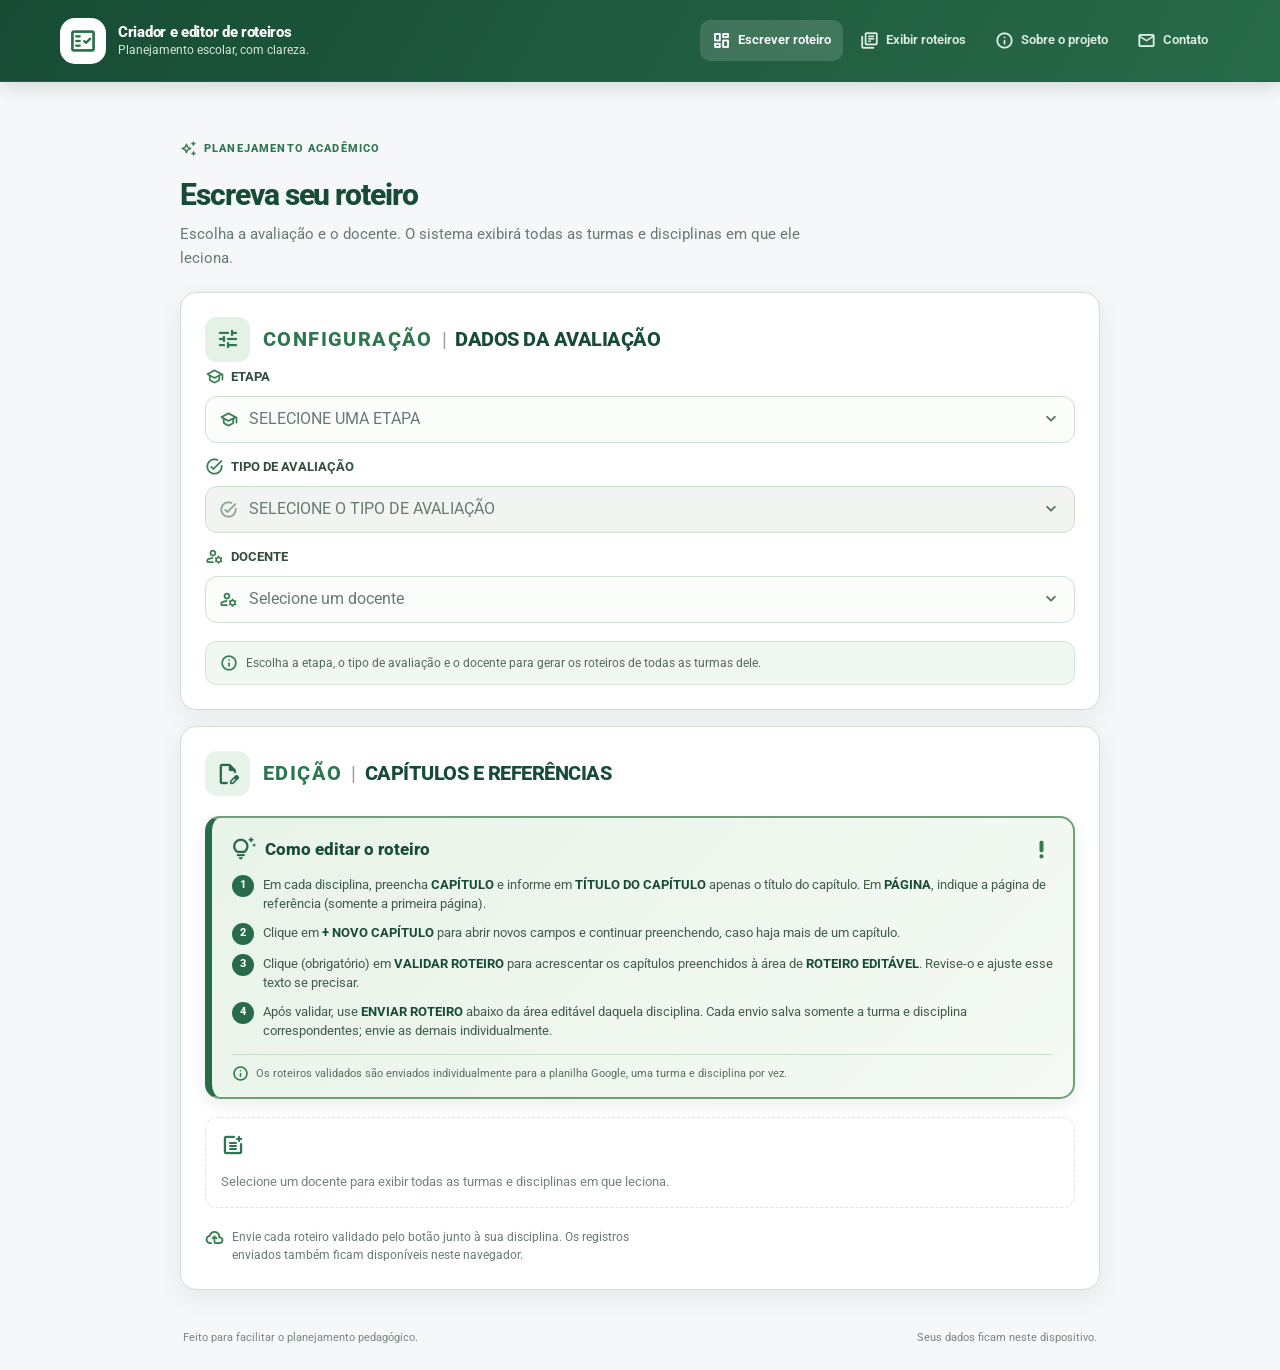
<file: index.html>
<!DOCTYPE html>
<html lang="pt-BR">
<head>
  <meta charset="UTF-8">
  <meta name="viewport" content="width=device-width, initial-scale=1.0">
  <meta name="theme-color" content="#f3f8f2">
  <title>Escrever roteiro | Criador e editor de roteiros</title>
  <link rel="preconnect" href="https://fonts.googleapis.com">
  <link rel="preconnect" href="https://fonts.gstatic.com" crossorigin>
  <link href="https://fonts.googleapis.com/css2?family=Roboto:wght@400;500;600;700;800&family=Material+Symbols+Rounded:opsz,wght,FILL,GRAD@20..48,500,0,0" rel="stylesheet">
  <link rel="stylesheet" href="styles.css">
  <script src="app.js" defer></script>
</head>
<body data-page="inicio">
  <header class="site-header">
    <a class="brand" href="index.html" aria-label="Página inicial do Criador e editor de roteiros">
      <span class="brand-icon material-symbols-rounded" aria-hidden="true">fact_check</span>
      <span class="brand-copy"><strong>Criador e editor de roteiros</strong><small>Planejamento escolar, com clareza.</small></span>
    </a>
    <button class="menu-toggle" type="button" aria-expanded="false" aria-controls="site-nav" aria-label="Abrir menu"><span class="material-symbols-rounded" aria-hidden="true">menu</span></button>
    <nav class="site-nav" id="site-nav" aria-label="Navegação principal">
      <a class="nav-link active" href="index.html"><span class="material-symbols-rounded" aria-hidden="true">dashboard</span> Escrever roteiro</a>
      <a class="nav-link" href="criando-roteiros.html"><span class="material-symbols-rounded" aria-hidden="true">library_books</span> Exibir roteiros</a>
      <a class="nav-link" href="sobre.html"><span class="material-symbols-rounded" aria-hidden="true">info</span> Sobre o projeto</a>
      <a class="nav-link" href="contato.html"><span class="material-symbols-rounded" aria-hidden="true">mail</span> Contato</a>
    </nav>
  </header>

  <main class="page-shell home-shell">
    <div class="home-content">
    <section class="page-intro">
      <div><span class="eyebrow"><span class="material-symbols-rounded" aria-hidden="true">auto_awesome</span> PLANEJAMENTO ACADÊMICO</span><h2>Escreva seu roteiro</h2><p>Escolha a avaliação e o docente. O sistema exibirá todas as turmas e disciplinas em que ele leciona.</p></div>
    </section>

    <form id="roteiro-form" novalidate>
      <section class="panel selection-panel" aria-labelledby="selection-title">
        <div class="section-heading"><span class="section-icon material-symbols-rounded" aria-hidden="true">tune</span><h2 class="section-title-line" id="selection-title"><span class="section-title-prefix">CONFIGURAÇÃO</span><span class="section-title-divider" aria-hidden="true">|</span><span>DADOS DA AVALIAÇÃO</span></h2></div>
        <div class="field-stack">
          <label class="field-label" for="etapa"><span class="material-symbols-rounded" aria-hidden="true">school</span> ETAPA</label>
          <select id="etapa" name="etapa" required><option value="">SELECIONE UMA ETAPA</option><option>ETAPA 1</option><option>ETAPA 2</option><option>ETAPA 3</option><option>ETAPA 4</option><option value="" disabled aria-hidden="true">────────────────────────────────────────────────────────────────────────────────────────────────────</option><option value="RECUPERAÇÃO" data-recovery="true">RECUPERAÇÃO</option></select>

          <label class="field-label" for="tipo"><span class="material-symbols-rounded" aria-hidden="true">task_alt</span> Tipo de avaliação</label>
          <select id="tipo" name="tipo" required disabled><option value="">Selecione primeiro a etapa</option></select>

          <label class="field-label" for="docente"><span class="material-symbols-rounded" aria-hidden="true">manage_accounts</span> Docente</label>
          <select id="docente" name="docente" required><option value="">Selecione um docente</option></select>
        </div>
        <div class="selection-status" id="selection-status" aria-live="polite"><span class="material-symbols-rounded" aria-hidden="true">info</span> Escolha a etapa, o tipo de avaliação e o docente para gerar os roteiros de todas as turmas dele.</div>
      </section>

      <section class="panel editor-panel" aria-labelledby="editor-title">
        <div class="section-heading"><span class="section-icon editor-icon material-symbols-rounded" aria-hidden="true">edit_document</span><h2 class="section-title-line" id="editor-title"><span class="section-title-prefix">EDIÇÃO</span><span class="section-title-divider" aria-hidden="true">|</span><span>CAPÍTULOS E REFERÊNCIAS</span></h2></div>
        <aside class="editing-guide" aria-labelledby="editing-guide-title">
          <div class="editing-guide-heading"><span class="material-symbols-rounded guide-icon" aria-hidden="true">tips_and_updates</span><h3 id="editing-guide-title">Como editar o roteiro</h3><span class="guide-attention material-symbols-rounded" aria-hidden="true">priority_high</span></div>
          <ol class="editing-guide-steps">
            <li><span class="material-symbols-rounded" aria-hidden="true">edit_note</span><span>Em cada disciplina, preencha <strong>CAPÍTULO</strong> e informe em <strong>TÍTULO DO CAPÍTULO</strong> apenas o título do capítulo. Em <strong>PÁGINA</strong>, indique a página de referência (somente a primeira página).</span></li>
            <li><span class="material-symbols-rounded" aria-hidden="true">add_circle</span><span>Clique em <strong>+ NOVO CAPÍTULO</strong> para abrir novos campos e continuar preenchendo, caso haja mais de um capítulo.</span></li>
            <li><span class="material-symbols-rounded" aria-hidden="true">playlist_add</span><span>Clique (obrigatório) em <strong>VALIDAR ROTEIRO</strong> para acrescentar os capítulos preenchidos à área de <strong>ROTEIRO EDITÁVEL</strong>. Revise-o e ajuste esse texto se precisar.</span></li>
            <li><span class="material-symbols-rounded" aria-hidden="true">task_alt</span><span>Após validar, use <strong>ENVIAR ROTEIRO</strong> abaixo da área editável daquela disciplina. Cada envio salva somente a turma e disciplina correspondentes; envie as demais individualmente.</span></li>
          </ol>
          <p class="guide-note"><span class="material-symbols-rounded" aria-hidden="true">info</span> Os roteiros validados são enviados individualmente para a planilha Google, uma turma e disciplina por vez.</p>
        </aside>
        <div id="chapter-editors" class="chapter-editors empty-state"><span class="material-symbols-rounded" aria-hidden="true">post_add</span><span>Selecione um docente para exibir todas as turmas e disciplinas em que leciona.</span></div>
        <div class="form-footer">
          <div class="privacy-note"><span class="material-symbols-rounded" aria-hidden="true">cloud_upload</span><span>Envie cada roteiro validado pelo botão junto à sua disciplina. Os registros enviados também ficam disponíveis neste navegador.</span></div>
        </div>
        <p class="error-text hidden" id="form-error" role="alert"></p>
        <div class="output-wrap hidden" id="output-wrap">
          <div class="output-heading"><div><span class="step-label">PRÉ-VISUALIZAÇÃO EDITÁVEL</span><h3>Roteiro em formato de dados</h3></div><span class="material-symbols-rounded" aria-hidden="true">data_object</span></div>
          <p class="field-hint">Você pode editar o JSON abaixo, inclusive os roteiros personalizados por disciplina. Use “Aplicar edição” para validar e atualizar o roteiro.</p>
          <label class="sr-only" for="roteiro-output">Dados organizados do roteiro</label>
          <textarea id="roteiro-output" class="json-editor" spellcheck="false" aria-describedby="json-hint"></textarea>
          <div class="output-actions"><span id="json-hint" class="field-hint" aria-live="polite">Formato JSON estruturado, pronto para integração futura.</span><button class="button button-secondary" id="apply-edit-button" type="button"><span class="material-symbols-rounded" aria-hidden="true">published_with_changes</span> Aplicar edição</button></div>
        </div>
      </section>
    </form>
    </div>
    <footer class="site-footer"><span>Feito para facilitar o planejamento pedagógico.</span><span>Seus dados ficam neste dispositivo.</span></footer>
  </main>
</body>
</html>
</file>
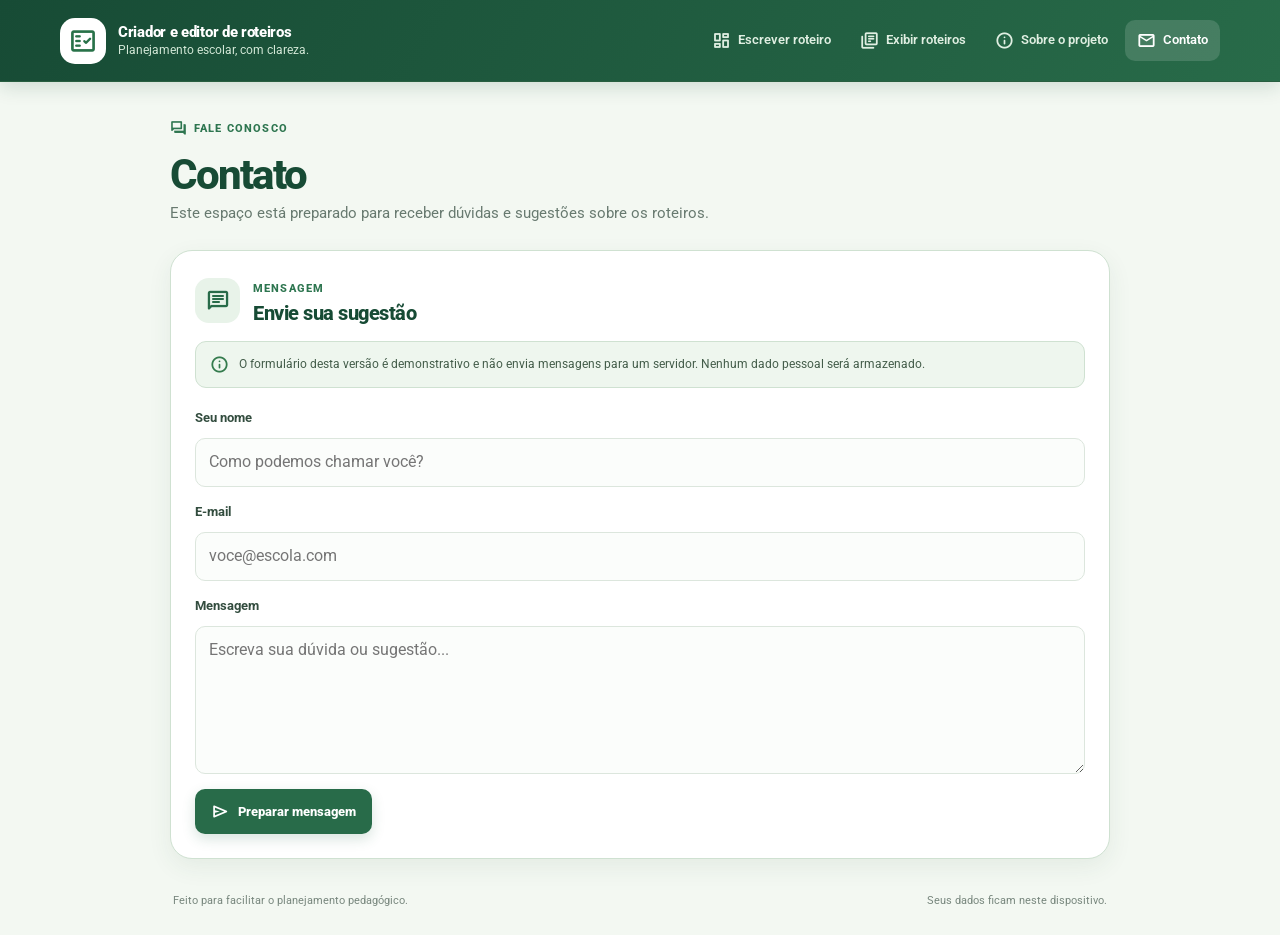
<file: contato.html>
<!DOCTYPE html>
<html lang="pt-BR">
<head><meta charset="UTF-8"><meta name="viewport" content="width=device-width, initial-scale=1.0"><meta name="theme-color" content="#f3f8f2"><title>Contato | Criador e editor de roteiros</title><link rel="preconnect" href="https://fonts.googleapis.com"><link rel="preconnect" href="https://fonts.gstatic.com" crossorigin><link href="https://fonts.googleapis.com/css2?family=Roboto:wght@400;500;600;700;800&family=Material+Symbols+Rounded:opsz,wght,FILL,GRAD@20..48,500,0,0" rel="stylesheet"><link rel="stylesheet" href="styles.css"><script src="app.js" defer></script></head>
<body data-page="contato">
<header class="site-header"><a class="brand" href="index.html" aria-label="Página inicial do Criador e editor de roteiros"><span class="brand-icon material-symbols-rounded" aria-hidden="true">fact_check</span><span class="brand-copy"><strong>Criador e editor de roteiros</strong><small>Planejamento escolar, com clareza.</small></span></a><button class="menu-toggle" type="button" aria-expanded="false" aria-controls="site-nav" aria-label="Abrir menu"><span class="material-symbols-rounded" aria-hidden="true">menu</span></button><nav class="site-nav" id="site-nav" aria-label="Navegação principal"><a class="nav-link" href="index.html"><span class="material-symbols-rounded" aria-hidden="true">dashboard</span> Escrever roteiro</a><a class="nav-link" href="criando-roteiros.html"><span class="material-symbols-rounded" aria-hidden="true">library_books</span> Exibir roteiros</a><a class="nav-link" href="sobre.html"><span class="material-symbols-rounded" aria-hidden="true">info</span> Sobre o projeto</a><a class="nav-link active" href="contato.html"><span class="material-symbols-rounded" aria-hidden="true">mail</span> Contato</a></nav></header>
<main class="page-shell"><section class="page-intro"><div><span class="eyebrow"><span class="material-symbols-rounded" aria-hidden="true">forum</span> FALE CONOSCO</span><h1>Contato</h1><p>Este espaço está preparado para receber dúvidas e sugestões sobre os roteiros.</p></div></section><section class="panel contact-panel"><div class="section-heading"><span class="section-icon subject-icon material-symbols-rounded" aria-hidden="true">chat</span><div><span class="step-label">MENSAGEM</span><h2>Envie sua sugestão</h2></div></div><div class="storage-callout"><span class="material-symbols-rounded" aria-hidden="true">info</span><p>O formulário desta versão é demonstrativo e não envia mensagens para um servidor. Nenhum dado pessoal será armazenado.</p></div><form id="contact-form" class="contact-form"><label class="field-label" for="contact-name">Seu nome</label><input id="contact-name" name="nome" autocomplete="name" required placeholder="Como podemos chamar você?"><label class="field-label" for="contact-email">E-mail</label><input id="contact-email" name="email" type="email" autocomplete="email" required placeholder="voce@escola.com"><label class="field-label" for="contact-message">Mensagem</label><textarea id="contact-message" name="mensagem" rows="5" required placeholder="Escreva sua dúvida ou sugestão..."></textarea><button class="button button-primary" type="submit"><span class="material-symbols-rounded" aria-hidden="true">send</span> Preparar mensagem</button><p id="contact-feedback" class="success-text hidden" role="status"></p></form></section><footer class="site-footer"><span>Feito para facilitar o planejamento pedagógico.</span><span>Seus dados ficam neste dispositivo.</span></footer></main></body></html>
</file>
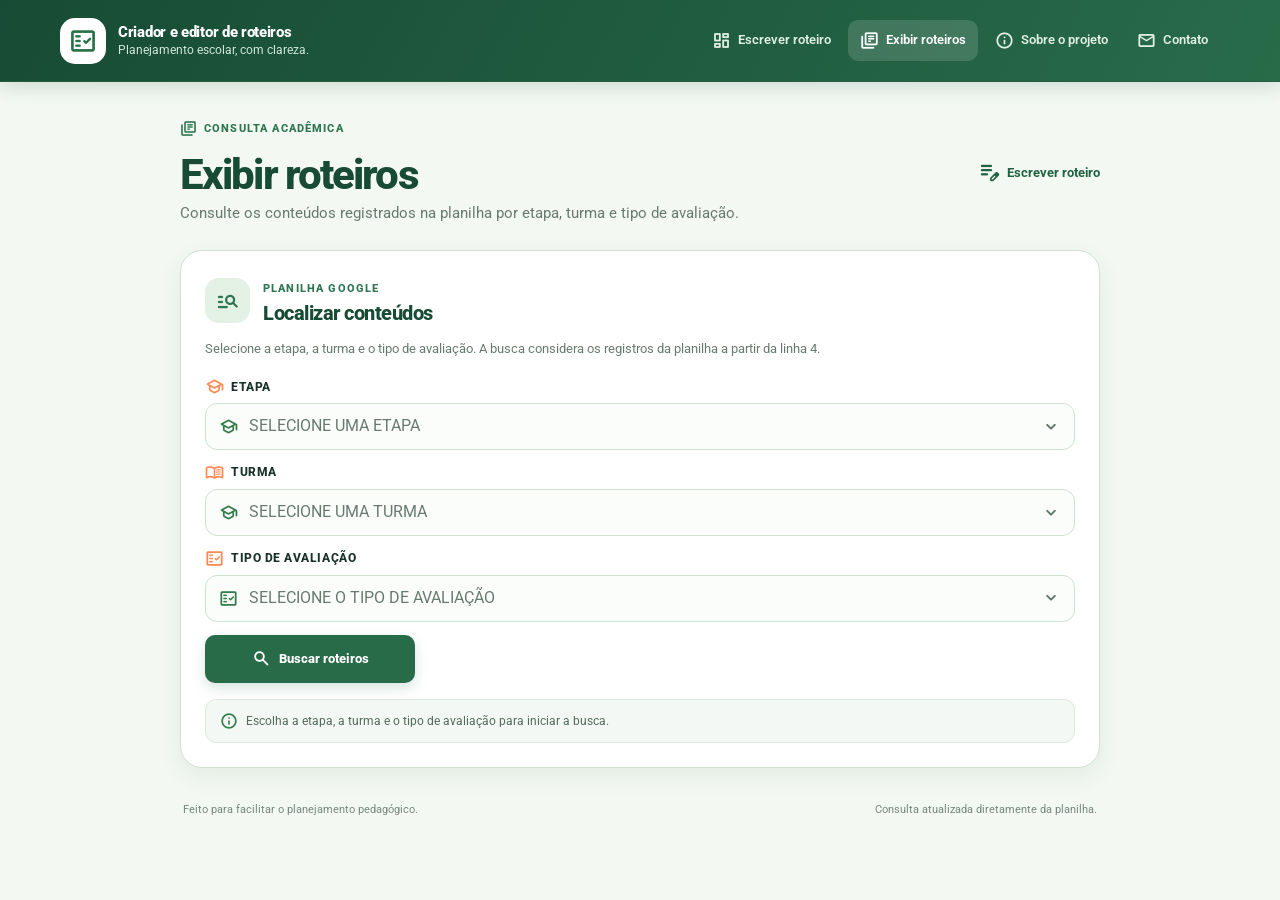
<file: criando-roteiros.html>
<!DOCTYPE html>
<html lang="pt-BR">
<head>
  <meta charset="UTF-8">
  <meta name="viewport" content="width=device-width, initial-scale=1.0">
  <meta name="theme-color" content="#f3f8f2">
  <title>Exibir roteiros | Criador e editor de roteiros</title>
  <link rel="preconnect" href="https://fonts.googleapis.com">
  <link rel="preconnect" href="https://fonts.gstatic.com" crossorigin>
  <link href="https://fonts.googleapis.com/css2?family=Roboto:wght@400;500;600;700;800&family=Material+Symbols+Rounded:opsz,wght,FILL,GRAD@20..48,500,0,0" rel="stylesheet">
  <link rel="stylesheet" href="styles.css">
  <script src="app.js" defer></script>
</head>
<body data-page="roteiros">
  <header class="site-header">
    <a class="brand" href="index.html" aria-label="Página inicial do Criador e editor de roteiros">
      <span class="brand-icon material-symbols-rounded" aria-hidden="true">fact_check</span>
      <span class="brand-copy"><strong>Criador e editor de roteiros</strong><small>Planejamento escolar, com clareza.</small></span>
    </a>
    <button class="menu-toggle" type="button" aria-expanded="false" aria-controls="site-nav" aria-label="Abrir menu"><span class="material-symbols-rounded" aria-hidden="true">menu</span></button>
    <nav class="site-nav" id="site-nav" aria-label="Navegação principal">
      <a class="nav-link" href="index.html"><span class="material-symbols-rounded" aria-hidden="true">dashboard</span> Escrever roteiro</a>
      <a class="nav-link active" href="criando-roteiros.html"><span class="material-symbols-rounded" aria-hidden="true">library_books</span> Exibir roteiros</a>
      <a class="nav-link" href="sobre.html"><span class="material-symbols-rounded" aria-hidden="true">info</span> Sobre o projeto</a>
      <a class="nav-link" href="contato.html"><span class="material-symbols-rounded" aria-hidden="true">mail</span> Contato</a>
    </nav>
  </header>
  <main class="page-shell roster-shell">
    <section class="page-intro">
      <div><span class="eyebrow"><span class="material-symbols-rounded" aria-hidden="true">library_books</span> CONSULTA ACADÊMICA</span><h1>Exibir roteiros</h1><p>Consulte os conteúdos registrados na planilha por etapa, turma e tipo de avaliação.</p></div>
      <a class="text-link" href="index.html"><span class="material-symbols-rounded" aria-hidden="true">edit_note</span> Escrever roteiro</a>
    </section>
    <section class="panel roster-search-panel" aria-labelledby="roster-search-title">
      <div class="section-heading"><span class="section-icon material-symbols-rounded" aria-hidden="true">manage_search</span><div><span class="step-label">PLANILHA GOOGLE</span><h2 id="roster-search-title">Localizar conteúdos</h2></div></div>
      <p class="section-description">Selecione a etapa, a turma e o tipo de avaliação. A busca considera os registros da planilha a partir da linha 4.</p>
      <form id="sheet-search-form" class="sheet-search-form">
        <div class="sheet-filter"><label class="field-label" for="sheet-stage"><span class="material-symbols-rounded" aria-hidden="true">school</span> ETAPA</label>
          <select id="sheet-stage" name="etapa" required><option value="">SELECIONE UMA ETAPA</option><option>ETAPA 1</option><option>ETAPA 2</option><option>ETAPA 3</option><option>ETAPA 4</option></select>
        </div>
        <div class="sheet-filter"><label class="field-label" for="sheet-class"><span class="material-symbols-rounded" aria-hidden="true">menu_book</span> TURMA</label>
          <select id="sheet-class" name="turma" required><option value="">SELECIONE UMA TURMA</option><option>6º ANO</option><option>7º ANO</option><option>8º ANO</option><option>9º ANO</option><option>1º ANO EM</option><option>2º ANO EM</option><option>3º ANO EM</option></select>
        </div>
        <div class="sheet-filter"><label class="field-label" for="sheet-assessment"><span class="material-symbols-rounded" aria-hidden="true">fact_check</span> TIPO DE AVALIAÇÃO</label>
          <select id="sheet-assessment" name="tipo" required><option value="">SELECIONE O TIPO DE AVALIAÇÃO</option><option value="AP">AVALIAÇÃO PARCIAL</option><option value="AG">AVALIAÇÃO GLOBAL</option></select>
        </div>
        <button class="button button-primary sheet-search-button" id="sheet-search-button" type="submit"><span class="material-symbols-rounded" aria-hidden="true">search</span> Buscar roteiros</button>
      </form>
      <p id="sheet-search-status" class="sheet-search-status" role="status" aria-live="polite"><span class="material-symbols-rounded" aria-hidden="true">info</span><span>Escolha a etapa, a turma e o tipo de avaliação para iniciar a busca.</span></p>
    </section>
    <section id="schedule-control-panel" class="panel schedule-control-panel hidden" aria-label="Planejamento dos cronogramas">
      <section id="exam-schedule-editor" class="exam-schedule-editor hidden" aria-labelledby="exam-schedule-title">
        <div class="exam-schedule-heading">
          <span class="material-symbols-rounded" aria-hidden="true">calendar_month</span>
          <div><span class="step-label">PLANEJAMENTO DAS AVALIAÇÕES</span><h3 id="exam-schedule-title">Montar cronograma de provas</h3><p>Escolha uma data e marque as disciplinas que serão avaliadas em cada dia.</p></div>
        </div>
        <div id="exam-schedule-days" class="exam-schedule-days"></div>
        <p id="exam-schedule-hint" class="exam-schedule-hint" role="status" aria-live="polite">Use o calendário de cada dia e selecione uma ou mais disciplinas. O quadro final será atualizado automaticamente.</p>
      </section>
      <section id="second-call-editor" class="second-call-editor" aria-labelledby="second-call-title">
        <h3 id="second-call-title"><span class="material-symbols-rounded" aria-hidden="true">event</span> CRONOGRAMA DE SEGUNDA CHAMADA</h3>
        <div class="second-call-date-grid">
          <label class="second-call-date-field" for="second-call-start"><span>DATA DE INÍCIO DA SEGUNDA CHAMADA</span><input id="second-call-start" type="date" aria-label="Data de início da segunda chamada"></label>
          <label class="second-call-date-field" for="second-call-end"><span>DATA DE TÉRMINO DA SEGUNDA CHAMADA</span><input id="second-call-end" type="date" aria-label="Data de término da segunda chamada"></label>
        </div>
      </section>
    </section>
    <section id="sheet-results-panel" class="panel sheet-results-panel hidden" aria-labelledby="sheet-results-title" aria-live="polite">
      <div class="section-heading"><span class="section-icon results-icon material-symbols-rounded" aria-hidden="true">view_list</span><div class="sheet-results-heading"><span class="step-label">ROTEIROS ENCONTRADOS</span><h2 id="sheet-results-title">ROTEIROS DE ESTUDOS DA ETAPA</h2><p id="sheet-results-context" class="sheet-results-context"></p></div><span id="sheet-result-count" class="sheet-result-count"></span></div>
      <div class="sheet-results-actions"><button class="button button-primary" id="sheet-save-pdf" type="button"><span class="material-symbols-rounded" aria-hidden="true">picture_as_pdf</span> SALVAR EM PDF</button></div>
      <div id="sheet-results" class="sheet-results"></div>
      <section id="exam-schedule-preview" class="exam-schedule-preview hidden" aria-labelledby="exam-schedule-preview-title">
        <h3 id="exam-schedule-preview-title"><span class="material-symbols-rounded" aria-hidden="true">event</span> CRONOGRAMA DE PROVAS</h3>
        <div class="exam-schedule-table-wrap"><table class="exam-schedule-table"><thead><tr id="exam-schedule-weekdays"></tr></thead><tbody><tr id="exam-schedule-dates"></tr><tr id="exam-schedule-subjects"></tr></tbody></table></div>
      </section>
      <section id="second-call-preview" class="second-call-preview hidden" aria-labelledby="second-call-preview-title">
        <h3 id="second-call-preview-title"><span class="material-symbols-rounded" aria-hidden="true">event</span> CRONOGRAMA DE SEGUNDA CHAMADA</h3>
        <div class="second-call-preview-dates"><div><span>DATA DE INÍCIO DA SEGUNDA CHAMADA</span><strong id="second-call-start-preview">—</strong></div><div><span>DATA DE TÉRMINO DA SEGUNDA CHAMADA</span><strong id="second-call-end-preview">—</strong></div></div>
      </section>
    </section>
    <footer class="site-footer"><span>Feito para facilitar o planejamento pedagógico.</span><span>Consulta atualizada diretamente da planilha.</span></footer>
  </main>
</body>
</html>
</file>
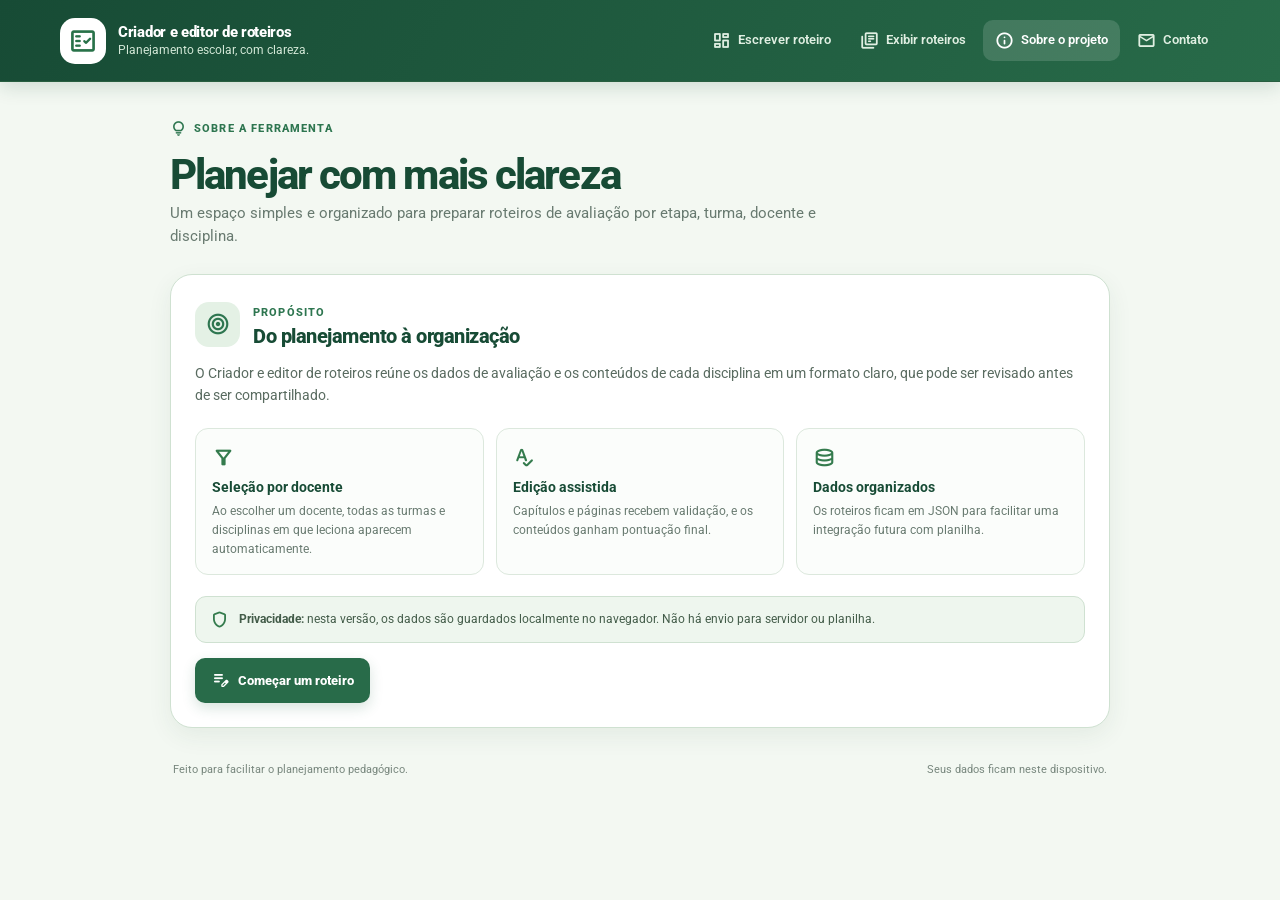
<file: sobre.html>
<!DOCTYPE html>
<html lang="pt-BR">
<head><meta charset="UTF-8"><meta name="viewport" content="width=device-width, initial-scale=1.0"><meta name="theme-color" content="#f3f8f2"><title>Sobre o projeto | Criador e editor de roteiros</title><link rel="preconnect" href="https://fonts.googleapis.com"><link rel="preconnect" href="https://fonts.gstatic.com" crossorigin><link href="https://fonts.googleapis.com/css2?family=Roboto:wght@400;500;600;700;800&family=Material+Symbols+Rounded:opsz,wght,FILL,GRAD@20..48,500,0,0" rel="stylesheet"><link rel="stylesheet" href="styles.css"><script src="app.js" defer></script></head>
<body data-page="sobre">
<header class="site-header"><a class="brand" href="index.html" aria-label="Página inicial do Criador e editor de roteiros"><span class="brand-icon material-symbols-rounded" aria-hidden="true">fact_check</span><span class="brand-copy"><strong>Criador e editor de roteiros</strong><small>Planejamento escolar, com clareza.</small></span></a><button class="menu-toggle" type="button" aria-expanded="false" aria-controls="site-nav" aria-label="Abrir menu"><span class="material-symbols-rounded" aria-hidden="true">menu</span></button><nav class="site-nav" id="site-nav" aria-label="Navegação principal"><a class="nav-link" href="index.html"><span class="material-symbols-rounded" aria-hidden="true">dashboard</span> Escrever roteiro</a><a class="nav-link" href="criando-roteiros.html"><span class="material-symbols-rounded" aria-hidden="true">library_books</span> Exibir roteiros</a><a class="nav-link active" href="sobre.html"><span class="material-symbols-rounded" aria-hidden="true">info</span> Sobre o projeto</a><a class="nav-link" href="contato.html"><span class="material-symbols-rounded" aria-hidden="true">mail</span> Contato</a></nav></header>
<main class="page-shell"><section class="page-intro"><div><span class="eyebrow"><span class="material-symbols-rounded" aria-hidden="true">lightbulb</span> SOBRE A FERRAMENTA</span><h1>Planejar com mais clareza</h1><p>Um espaço simples e organizado para preparar roteiros de avaliação por etapa, turma, docente e disciplina.</p></div></section>
<section class="panel about-panel"><div class="section-heading"><span class="section-icon material-symbols-rounded" aria-hidden="true">target</span><div><span class="step-label">PROPÓSITO</span><h2>Do planejamento à organização</h2></div></div><p>O Criador e editor de roteiros reúne os dados de avaliação e os conteúdos de cada disciplina em um formato claro, que pode ser revisado antes de ser compartilhado.</p><div class="feature-grid"><article class="feature-card"><span class="material-symbols-rounded" aria-hidden="true">filter_alt</span><h3>Seleção por docente</h3><p>Ao escolher um docente, todas as turmas e disciplinas em que leciona aparecem automaticamente.</p></article><article class="feature-card"><span class="material-symbols-rounded" aria-hidden="true">spellcheck</span><h3>Edição assistida</h3><p>Capítulos e páginas recebem validação, e os conteúdos ganham pontuação final.</p></article><article class="feature-card"><span class="material-symbols-rounded" aria-hidden="true">database</span><h3>Dados organizados</h3><p>Os roteiros ficam em JSON para facilitar uma integração futura com planilha.</p></article></div><div class="storage-callout"><span class="material-symbols-rounded" aria-hidden="true">shield</span><p><strong>Privacidade:</strong> nesta versão, os dados são guardados localmente no navegador. Não há envio para servidor ou planilha.</p></div><a class="button button-primary inline-button" href="index.html"><span class="material-symbols-rounded" aria-hidden="true">edit_note</span> Começar um roteiro</a></section><footer class="site-footer"><span>Feito para facilitar o planejamento pedagógico.</span><span>Seus dados ficam neste dispositivo.</span></footer></main></body></html>
</file>
<file: styles.css>
/* ========================================================================== */
/* ESTILOS GERAIS E IDENTIDADE VISUAL                                         */
/* Este arquivo reúne a apresentação de todas as páginas do projeto.          */
/* ========================================================================== */

/* 1. Variáveis globais: cores, medidas e sombras compartilhadas. */
:root {
  color-scheme: light;
  --ink: #193329;
  --muted: #687a70;
  --green-900: #174b35;
  --green-800: #216342;
  --green-700: #2e7650;
  --green-100: #e6f2e7;
  --green-050: #f3f8f2;
  --orange-100: #fff0df;
  --orange-700: #a85e1e;
  --red-700: #b93838;
  --red-050: #fff0ee;
  --line: #e1eae2;
  --white: #ffffff;
  --shadow: 0 12px 32px rgba(35, 75, 52, 0.075);
  --radius-large: 22px;
  --radius-medium: 14px;
  --radius-small: 10px;
}

/* 2. Reset leve: mantém dimensões previsíveis em todos os navegadores. */
* { box-sizing: border-box; }
html { min-width: 320px; scroll-behavior: smooth; }
body {
  margin: 0;
  background: var(--green-050);
  color: var(--ink);
  font-family: "Roboto", Arial, sans-serif;
  font-size: 16px;
  line-height: 1.55;
  -webkit-font-smoothing: antialiased;
}
button, input, select, textarea { font: inherit; }
button, a, select { -webkit-tap-highlight-color: transparent; }
a { color: inherit; }
.material-symbols-rounded { font-variation-settings: "FILL" 0, "wght" 400, "GRAD" 0, "opsz" 24; vertical-align: middle; }
.hidden { display: none !important; }
.sr-only { position: absolute; width: 1px; height: 1px; padding: 0; margin: -1px; overflow: hidden; clip: rect(0, 0, 0, 0); white-space: nowrap; border: 0; }

/* 3. Cabeçalho global: marca à esquerda e navegação acessível à direita. */
.site-header {
  position: sticky;
  z-index: 20;
  top: 0;
  display: flex;
  align-items: center;
  justify-content: space-between;
  gap: 24px;
  min-height: 82px;
  padding: 12px max(24px, calc((100vw - 1160px) / 2));
  background: rgba(255, 255, 255, 0.96);
  border-bottom: 1px solid var(--line);
  backdrop-filter: blur(12px);
}
.brand { display: inline-flex; align-items: center; gap: 12px; min-width: 0; text-decoration: none; }
.brand-icon { display: grid; place-items: center; width: 46px; height: 46px; flex: 0 0 auto; border-radius: 15px; background: var(--green-800); color: var(--white); font-size: 28px; }
.brand-copy { display: grid; gap: 1px; line-height: 1.25; }
.brand-copy strong { color: var(--green-900); font-size: 15px; font-weight: 800; letter-spacing: -0.02em; }
.brand-copy small { color: var(--muted); font-size: 12px; }
.site-nav { display: flex; align-items: center; gap: 5px; }
.nav-link { display: inline-flex; align-items: center; gap: 7px; padding: 10px 12px; border-radius: 10px; color: #52675b; font-size: 13px; font-weight: 600; text-decoration: none; transition: color 160ms ease, background 160ms ease; }
.nav-link .material-symbols-rounded { font-size: 19px; }
.nav-link:hover, .nav-link.active { background: var(--green-100); color: var(--green-900); }
.menu-toggle { display: none; border: 0; background: transparent; color: var(--green-900); cursor: pointer; }

/* 4. Estrutura principal, título da página e texto de introdução. */
.page-shell { width: min(100% - 40px, 940px); margin: 0 auto; padding: 38px 0 26px; }
.page-intro { display: flex; align-items: end; justify-content: space-between; gap: 24px; margin-bottom: 25px; }
.eyebrow, .step-label { display: inline-flex; align-items: center; gap: 7px; color: var(--green-700); font-size: 11px; font-weight: 800; letter-spacing: 0.105em; }
.eyebrow .material-symbols-rounded { font-size: 17px; }
.page-intro h1 { margin: 7px 0 5px; color: var(--green-900); font-size: clamp(30px, 5vw, 42px); font-weight: 800; letter-spacing: -0.045em; line-height: 1.08; }
.page-intro p { max-width: 650px; margin: 0; color: var(--muted); font-size: 15px; }
.text-link { display: inline-flex; flex: 0 0 auto; align-items: center; gap: 6px; padding: 10px 0; color: var(--green-800); font-size: 13px; font-weight: 700; text-decoration: none; }
.text-link:hover { color: var(--green-900); text-decoration: underline; }

/* 5. Painéis: blocos brancos com hierarquia, borda e sombra discreta. */
.panel { margin-bottom: 18px; padding: 24px; border: 1px solid #e5ece5; border-radius: var(--radius-large); background: var(--white); box-shadow: var(--shadow); }
.section-heading { display: flex; align-items: center; gap: 13px; }
.section-icon { display: grid; place-items: center; width: 45px; height: 45px; flex: 0 0 auto; border-radius: 14px; background: var(--green-100); color: var(--green-800); font-size: 24px; }
.subject-icon { background: var(--orange-100); color: var(--orange-700); }
.editor-icon { background: #eaf0ed; color: var(--green-900); }
.section-heading h2 { margin: 1px 0 0; color: var(--green-900); font-size: 20px; font-weight: 800; letter-spacing: -0.025em; line-height: 1.25; }
.section-description { margin: 13px 0 18px; color: var(--muted); font-size: 13px; }

/* 6. Campos de seleção: rótulos com ícones e estados desabilitados. */
.field-stack { display: grid; gap: 9px; }
.field-label { display: flex; align-items: center; gap: 7px; margin-top: 5px; color: #334d3f; font-size: 13px; font-weight: 700; }
.field-label .material-symbols-rounded { color: var(--green-700); font-size: 19px; }
select, input:not([type="checkbox"]), .contact-form textarea {
  width: 100%; min-height: 48px; padding: 11px 13px; border: 1px solid #dce6dd; border-radius: var(--radius-small); outline: none; background: #fbfdfb; color: var(--ink); transition: border-color 160ms ease, box-shadow 160ms ease, background 160ms ease;
}
select:focus, input:focus, textarea:focus { border-color: var(--green-700); background: var(--white); box-shadow: 0 0 0 3px rgba(46, 118, 80, 0.12); }
select:disabled { cursor: not-allowed; background: #f1f4f1; color: #87948c; }
.field-hint { margin: 0; color: var(--muted); font-size: 12px; }
.field-stack .field-hint { margin-top: -6px; }
.selection-status { display: flex; align-items: flex-start; gap: 8px; margin-top: 18px; padding: 12px 14px; border: 1px solid #e2ece3; border-radius: 11px; background: #f6faf6; color: #53695a; font-size: 12px; }
.selection-status .material-symbols-rounded { flex: 0 0 auto; color: var(--green-700); font-size: 18px; }

/* 7. Disciplinas: cartões selecionáveis que também funcionam com teclado. */
.discipline-list { display: grid; grid-template-columns: repeat(2, minmax(0, 1fr)); gap: 10px; }
.discipline-option { position: relative; }
.discipline-option input { position: absolute; width: 1px; height: 1px; opacity: 0; }
.discipline-option label { display: flex; align-items: center; gap: 10px; min-height: 51px; padding: 10px 13px; border: 1px solid var(--line); border-radius: 12px; background: #fffdfa; color: #495b50; cursor: pointer; font-size: 13px; font-weight: 700; transition: border-color 150ms ease, background 150ms ease, transform 150ms ease; }
.discipline-option label:hover { border-color: #e7bd8f; transform: translateY(-1px); }
.discipline-option label .material-symbols-rounded { color: var(--orange-700); font-size: 20px; }
.discipline-option input:checked + label { border-color: #d8944f; background: var(--orange-100); color: #75451d; }
.discipline-option input:checked + label .material-symbols-rounded { font-variation-settings: "FILL" 1, "wght" 500, "GRAD" 0, "opsz" 24; }
.discipline-option input:focus-visible + label { outline: 3px solid rgba(46, 118, 80, 0.3); outline-offset: 2px; }
.empty-state { display: flex; align-items: center; gap: 9px; padding: 15px; border: 1px dashed #dce6dd; border-radius: 12px; color: #75847a; font-size: 13px; }
.empty-state > .material-symbols-rounded { color: var(--green-700); }

/* 8. Editor de capítulos: separação visual por segmento, turma e docente. */
.chapter-editors { display: grid; gap: 15px; }
.teacher-editor { overflow: hidden; border: 1px solid #e1eae2; border-radius: 15px; background: #fff; }
.teacher-editor-header { display: flex; flex-wrap: wrap; align-items: center; gap: 9px; padding: 14px 16px; border-bottom: 1px solid var(--line); background: #f8fbf8; }
.segment-label { color: #62746a; font-size: 11px; font-weight: 800; letter-spacing: 0.07em; }
.segment-divider { color: #9aaba0; font-size: 14px; }
.class-badge { display: inline-flex; padding: 5px 10px; border-radius: 6px; background: var(--green-800); color: #fff; font-size: 12px; font-weight: 800; letter-spacing: 0.04em; }
.teacher-name { flex-basis: 100%; margin-top: 2px; color: var(--green-900); font-size: 14px; font-weight: 800; letter-spacing: 0.045em; }
.subject-editor { padding: 16px; border-bottom: 1px solid #edf1ed; }
.subject-editor:last-child { border-bottom: 0; }
.subject-editor-title { display: flex; align-items: center; gap: 8px; margin: 0 0 12px; color: var(--orange-700); font-size: 13px; font-weight: 800; }
.subject-editor-title .material-symbols-rounded { font-size: 19px; }
.chapter-row { display: grid; grid-template-columns: 105px minmax(0, 1fr) 105px; align-items: start; gap: 10px; padding: 12px; border: 1px solid #e9eee9; border-radius: 12px; background: #fbfdfb; }
.chapter-row + .chapter-row { margin-top: 9px; }
.chapter-field { display: grid; gap: 5px; }
.chapter-field label { color: #62746a; font-size: 11px; font-weight: 700; }
.chapter-field input, .chapter-field textarea { min-height: 42px; padding: 9px 10px; border: 1px solid #dce6dd; border-radius: 8px; background: #fff; color: var(--ink); outline: none; }
.chapter-field input[aria-invalid="true"], .chapter-field textarea[aria-invalid="true"] { border-color: var(--red-700); background: var(--red-050); box-shadow: 0 0 0 2px rgba(185, 56, 56, 0.08); }
.chapter-field textarea { min-height: 68px; resize: vertical; }
.chapter-tools { display: flex; justify-content: space-between; align-items: center; gap: 12px; margin-top: 10px; }
.inline-button { display: inline-flex; }
.button-small { padding: 7px 10px; border: 1px solid #e2eae2; border-radius: 8px; background: white; color: var(--green-800); cursor: pointer; font-size: 12px; font-weight: 700; }
.button-small:hover { background: var(--green-100); }
.remove-chapter { border-color: #f1d6d2; color: var(--red-700); }
.remove-chapter:hover { background: var(--red-050); }

/* 9. Botões, erros e área de pré-visualização JSON. */
.form-footer { display: flex; align-items: end; justify-content: space-between; gap: 18px; margin-top: 20px; }
.privacy-note { display: flex; align-items: flex-start; gap: 8px; max-width: 470px; color: #697a70; font-size: 12px; }
.privacy-note .material-symbols-rounded { flex: 0 0 auto; color: var(--green-700); font-size: 19px; }
.button { display: inline-flex; align-items: center; justify-content: center; gap: 8px; min-height: 45px; padding: 10px 15px; border: 1px solid transparent; border-radius: 10px; cursor: pointer; font-size: 13px; font-weight: 800; text-decoration: none; transition: transform 150ms ease, background 150ms ease, box-shadow 150ms ease; }
.button:hover { transform: translateY(-1px); }
.button .material-symbols-rounded { font-size: 19px; }
.button-primary { background: var(--green-800); color: white; box-shadow: 0 5px 13px rgba(33, 99, 66, 0.15); }
.button-primary:hover { background: var(--green-900); }
.button-secondary { border-color: #d9e6dc; background: #f7faf7; color: var(--green-800); }
.button-secondary:hover { background: var(--green-100); }
.error-text { margin: 12px 0 0; padding: 10px 12px; border: 1px solid #f0c9c5; border-radius: 9px; background: var(--red-050); color: var(--red-700); font-size: 12px; font-weight: 600; }
.success-text { color: var(--green-800); font-size: 13px; font-weight: 700; }
.output-wrap { margin-top: 22px; padding: 18px; border: 1px solid #dfe9df; border-radius: 14px; background: #f8fbf8; }
.output-heading { display: flex; align-items: center; justify-content: space-between; margin-bottom: 5px; }
.output-heading h3 { margin: 3px 0; color: var(--green-900); font-size: 16px; }
.output-heading > .material-symbols-rounded { color: var(--green-700); font-size: 25px; }
.json-editor, .saved-json { display: block; width: 100%; min-height: 250px; margin-top: 10px; padding: 14px; border: 1px solid #dce6dd; border-radius: 10px; background: #17251e; color: #e6f3e9; font-family: "Roboto Mono", Consolas, monospace; font-size: 12px; line-height: 1.55; tab-size: 2; resize: vertical; }
.output-actions { display: flex; align-items: center; justify-content: space-between; gap: 12px; margin-top: 10px; }

/* 10. Componentes das páginas informativas, armazenamento e contato. */
.storage-callout { display: flex; align-items: flex-start; gap: 10px; margin: 15px 0; padding: 13px 14px; border: 1px solid #f2dfc8; border-radius: 11px; background: #fff9f0; color: #705634; font-size: 12px; }
.storage-callout > .material-symbols-rounded { flex: 0 0 auto; color: var(--orange-700); font-size: 19px; }
.storage-callout p { margin: 0; }
.saved-list { display: grid; gap: 12px; }
.saved-card { padding: 16px; border: 1px solid var(--line); border-radius: 13px; background: #fcfefc; }
.saved-card-top { display: flex; flex-wrap: wrap; align-items: center; gap: 8px; margin-bottom: 8px; }
.saved-card h3 { margin: 0; color: var(--green-900); font-size: 15px; }
.saved-card p { margin: 5px 0; color: #5c6e63; font-size: 12px; }
.saved-card .class-badge { font-size: 10px; }
.saved-card-actions { display: flex; justify-content: flex-end; margin-top: 10px; }
.saved-json { min-height: 140px; white-space: pre-wrap; overflow-wrap: anywhere; }
.about-panel > p { color: #596b60; font-size: 14px; }
.feature-grid { display: grid; grid-template-columns: repeat(3, minmax(0, 1fr)); gap: 12px; margin: 21px 0; }
.feature-card { padding: 16px; border: 1px solid var(--line); border-radius: 13px; background: #fbfdfb; }
.feature-card > .material-symbols-rounded { color: var(--green-700); font-size: 23px; }
.feature-card h3 { margin: 7px 0 4px; color: var(--green-900); font-size: 14px; }
.feature-card p { margin: 0; color: var(--muted); font-size: 12px; }
.contact-form { display: grid; gap: 10px; }
.contact-form .field-label { margin-top: 5px; }
.contact-form textarea { min-height: 130px; resize: vertical; }
.contact-form .button { justify-self: start; margin-top: 5px; }

/* 11. Rodapé consistente em todas as páginas. */
.site-footer { display: flex; justify-content: space-between; gap: 12px; padding: 15px 3px 0; color: #78877e; font-size: 11px; }

/* 12. Ajustes para tablets: cabeçalho mais compacto e cartões adaptáveis. */
@media (max-width: 760px) {
  .site-header { min-height: 72px; padding: 10px 20px; }
  .menu-toggle { display: grid; place-items: center; width: 42px; height: 42px; flex: 0 0 auto; border-radius: 10px; }
  .menu-toggle:hover { background: var(--green-100); }
  .menu-toggle .material-symbols-rounded { font-size: 25px; }
  .site-header { flex-wrap: wrap; }
  .site-nav { display: none; order: 3; width: 100%; padding: 5px 0 8px; }
  .site-nav.open { display: grid; grid-template-columns: repeat(2, minmax(0, 1fr)); }
  .nav-link { padding: 11px; }
  .page-shell { width: min(100% - 32px, 650px); padding-top: 29px; }
  .page-intro { align-items: flex-start; flex-direction: column; gap: 8px; }
  .panel { padding: 20px; }
  .feature-grid { grid-template-columns: 1fr; }
}

/* 13. Ajustes para celulares: uma coluna, botões confortáveis e sem transbordo. */
@media (max-width: 520px) {
  body { font-size: 15px; }
  .brand-icon { width: 41px; height: 41px; border-radius: 13px; font-size: 25px; }
  .brand-copy strong { max-width: 225px; font-size: 13px; }
  .brand-copy small { font-size: 11px; }
  .site-header { gap: 8px; padding-inline: 14px; }
  .site-nav.open { grid-template-columns: 1fr; }
  .page-shell { width: min(100% - 24px, 480px); padding-top: 23px; }
  .page-intro h1 { font-size: 32px; }
  .page-intro p { font-size: 13px; }
  .panel { padding: 17px; border-radius: 17px; }
  .section-heading h2 { font-size: 18px; }
  .section-icon { width: 41px; height: 41px; }
  .discipline-list { grid-template-columns: 1fr; }
  .chapter-row { grid-template-columns: minmax(0, 1fr) minmax(0, 1fr); }
  .chapter-field-content { grid-column: 1 / -1; grid-row: 1; }
  .form-footer { align-items: stretch; flex-direction: column; }
  .form-footer .button { width: 100%; }
  .output-actions { align-items: stretch; flex-direction: column; }
  .output-actions .button { width: 100%; }
  .site-footer { align-items: flex-start; flex-direction: column; gap: 4px; }
  .teacher-editor-header { gap: 7px; padding: 12px; }
}


/* 14. Padronização em maiúsculas dos campos de avaliação, capítulos e referências. */
.selection-panel .section-heading h2,
.selection-panel .field-label,
.selection-panel select,
.editor-panel .section-heading h2,
.editor-panel .field-label,
.subject-editor-title,
.chapter-field label {
  text-transform: uppercase;
}

/* Os divisores destacam a separação entre etapas regulares e recuperação. */
select option:disabled[aria-hidden="true"] {
  color: #9aa79d;
  text-align: center;
}

/* 15. Roteiro por docente: texto de cada disciplina editável logo após os capítulos. */
.discipline-script { display: block; width: 100%; min-height: 100px; margin-top: 7px; padding: 11px 12px; border: 1px solid #dce6dd; border-radius: 9px; outline: none; background: #fbfdfb; color: var(--ink); font: 13px/1.6 "Roboto", Arial, sans-serif; resize: vertical; white-space: pre-wrap; }
.discipline-script:focus { border-color: var(--green-700); background: var(--white); box-shadow: 0 0 0 3px rgba(46, 118, 80, 0.12); }
.custom-script-label { margin: 16px 0 2px; }
.script-action-row { display: flex; align-items: center; justify-content: space-between; gap: 12px; margin-top: 9px; }
.chapter-field-content input { min-height: 42px; }
@media (max-width: 520px) {
  .script-action-row { align-items: stretch; flex-direction: column; }
  .script-action-row .button-small { width: 100%; min-height: 42px; }
  .chapter-tools { align-items: stretch; flex-direction: column; }
  .chapter-tools .button-small { width: 100%; min-height: 42px; }
}

/* Títulos das seções: prefixo, separador e nome ficam alinhados ao ícone. */
.section-heading .section-title-line {
  display: flex;
  align-items: baseline;
  flex-wrap: wrap;
  gap: 0 9px;
  margin: 0;
  line-height: 1.35;
}

.section-title-prefix {
  color: var(--green-700);
  font-size: 1em;
  font-weight: 800;
  letter-spacing: 0.07em;
}

.section-title-divider {
  color: #91a398;
  font-weight: 400;
}

@media (max-width: 520px) {
  .section-heading { align-items: center; gap: 10px; }
  .section-heading .section-title-line { column-gap: 6px; font-size: 16px; }
  .section-title-prefix { font-size: 1em; }
}

/* 16. Nova identidade da página inicial inspirada na referência enviada. */
.icon-select { position: relative; z-index: 1; width: 100%; }
.icon-select.open { z-index: 40; }
.icon-select-trigger { position: relative; z-index: 1; }
.icon-select-source { position: absolute !important; width: 1px !important; height: 1px !important; min-height: 1px !important; padding: 0 !important; overflow: hidden !important; clip: rect(0, 0, 0, 0) !important; white-space: nowrap !important; border: 0 !important; opacity: 0 !important; pointer-events: none !important; }
.icon-select-trigger { display: flex; width: 100%; min-height: 46px; align-items: center; gap: 11px; padding: 10px 13px; border: 1px solid #dce6dd; border-radius: 12px; background: #fbfdfb; color: var(--ink); text-align: left; cursor: pointer; transition: border-color 150ms ease, box-shadow 150ms ease, background 150ms ease; }
.icon-select-trigger:hover, .icon-select.open .icon-select-trigger, .icon-select-trigger:focus-visible { border-color: var(--portal-orange); outline: none; box-shadow: 0 0 0 3px rgba(255, 138, 84, 0.12); }
.icon-select-trigger > .material-symbols-rounded:first-child { color: var(--portal-orange); font-size: 19px; }
.icon-select-value { min-width: 0; flex: 1; overflow: hidden; text-overflow: ellipsis; white-space: nowrap; }
.icon-select-value.placeholder { color: #687c8d; }
.icon-select-chevron { color: #65798a; font-size: 20px; transition: transform 150ms ease; }
.icon-select.open .icon-select-chevron { transform: rotate(180deg); }
.icon-select-trigger:disabled { cursor: not-allowed; background: #f1f4f1; color: #87948c; }
.icon-select-trigger:disabled > .material-symbols-rounded:first-child { color: #98a59c; }
.icon-select-menu { position: absolute; z-index: 30; top: calc(100% + 5px); right: 0; left: 0; max-height: min(310px, 55vh); overflow-y: auto; padding: 6px; border: 1px solid #e3e8ec; border-radius: 14px; background: #fff; box-shadow: 0 12px 28px rgba(32, 48, 61, 0.16); }
.icon-select-menu[hidden] { display: none; }
.icon-select-option { display: flex; width: 100%; min-height: 43px; align-items: center; gap: 11px; padding: 9px 10px; border: 0; border-radius: 9px; background: transparent; color: #203448; text-align: left; cursor: pointer; font-size: 14px; }
.icon-select-option > .material-symbols-rounded { color: var(--portal-orange); font-size: 18px; }
.icon-select-option:hover, .icon-select-option:focus-visible { outline: none; background: #fff1e8; color: #bd5725; }
.icon-select-option[aria-selected="true"] { background: #fff1e8; color: #bd5725; }
.icon-select-option:disabled { cursor: not-allowed; opacity: 0.48; }
.icon-select-separator { height: 1px; margin: 6px 4px; background: #e1e7ec; }
.icon-select-menu:has(.icon-select-option:nth-of-type(n+8)) { max-height: 360px; }

/* 16b. Nova identidade da página inicial inspirada na referência enviada. */
:root {
  --portal-navy: #294057;
  --portal-navy-light: #38546c;
  --portal-orange: #ff8a54;
  --portal-gray: #f2f4f6;
  --portal-gray-text: #66798d;
}

body:has(.home-shell) {
  background: #ffffff;
}

/* O cabeçalho e o conteúdo permanecem dentro da coluna única da aplicação. */
.home-shell {
  width: min(100% - 40px, 940px);
  max-width: 940px;
  margin: 0 auto;
  padding: 4px 0 28px;
  border-radius: 0;
  background: transparent;
}

.home-hero {
  position: relative;
  display: flex;
  min-height: 270px;
  align-items: center;
  justify-content: space-between;
  gap: 36px;
  overflow: hidden;
  padding: 36px clamp(24px, 5vw, 48px);
  border-radius: 0 0 20px 20px;
  background: linear-gradient(112deg, var(--portal-navy) 0%, var(--portal-navy-light) 100%);
  color: #fff;
}

.home-hero-content {
  position: relative;
  z-index: 1;
  max-width: 630px;
}

.home-eyebrow {
  color: #ff9a68;
  font-size: 11px;
  font-weight: 800;
  letter-spacing: 0.13em;
}

.home-hero h1 {
  margin: 10px 0 9px;
  color: #fff;
  font-size: clamp(30px, 4vw, 34px);
  font-weight: 800;
  letter-spacing: -0.025em;
  line-height: 1.15;
}

.home-hero p {
  max-width: 620px;
  margin: 0;
  color: #f1f4f7;
  font-size: 15px;
  line-height: 1.65;
}

.hero-actions {
  display: flex;
  flex-wrap: wrap;
  gap: 10px;
  margin-top: 24px;
}

.hero-chip {
  display: inline-flex;
  min-height: 36px;
  align-items: center;
  gap: 7px;
  padding: 7px 12px;
  border: 1px solid rgba(255, 255, 255, 0.18);
  border-radius: 20px;
  color: #fff;
  font-size: 12px;
  text-decoration: none;
  transition: background 150ms ease, border-color 150ms ease;
}

.hero-chip:hover {
  border-color: rgba(255, 255, 255, 0.42);
  background: rgba(255, 255, 255, 0.08);
}

.hero-chip .material-symbols-rounded {
  color: var(--portal-orange);
  font-size: 17px;
}

.hero-illustration {
  position: relative;
  display: grid;
  width: 198px;
  height: 198px;
  flex: 0 0 auto;
  place-items: center;
  border: 1px solid rgba(210, 224, 235, 0.13);
  border-radius: 50%;
  color: #71879b;
}

.hero-document-icon {
  font-size: 118px;
  font-variation-settings: "FILL" 0, "wght" 500, "GRAD" 0, "opsz" 48;
}

.hero-check-icon {
  position: absolute;
  right: 47px;
  bottom: 69px;
  border-radius: 50%;
  background: var(--portal-navy);
  color: var(--portal-orange);
  font-size: 36px;
  font-variation-settings: "FILL" 0, "wght" 500, "GRAD" 0, "opsz" 32;
}

/* A área verde clara envolve o formulário sem ultrapassar a coluna da aplicação. */
.home-content {
  width: 100%;
  margin: 0 auto;
  padding: 32px clamp(20px, 3.5vw, 32px) 24px;
  border-radius: 0 0 18px 18px;
  background: #f3f4f5;
}

.home-content .page-intro {
  margin-bottom: 18px;
}

.home-content .page-intro h2 {
  margin: 7px 0 5px;
  color: var(--portal-navy);
  font-size: clamp(23px, 3vw, 29px);
  font-weight: 800;
  letter-spacing: -0.035em;
}

.home-content .eyebrow,
.home-content .text-link {
  color: #d96e3b;
}

.home-content .panel {
  border-color: #e0e5eb;
  box-shadow: 0 9px 25px rgba(35, 53, 71, 0.055);
}

.home-content .section-icon {
  background: #e1f2e5;
  color: #23804c;
}

.home-content .field-label .material-symbols-rounded,
.home-content .discipline-option label .material-symbols-rounded {
  color: #f07842;
}

.home-content .selection-status {
  border-color: #e3e8ed;
  background: #f5f7f9;
}

.home-content .site-footer {
  padding-bottom: 0;
}

@media (max-width: 760px) {
  .home-hero {
    min-height: 245px;
    padding: 34px 28px;
  }

  .hero-illustration {
    width: 190px;
    height: 190px;
  }

  .hero-document-icon { font-size: 92px; }
  .hero-check-icon { right: 32px; bottom: 47px; }
  .home-shell { width: min(100% - 32px, 650px); }
  .home-content { width: 100%; }
}

@media (max-width: 520px) {
  .home-shell { width: min(100% - 24px, 480px); padding: 4px 0 20px; }
  .home-hero {
    min-height: 250px;
    padding: 30px 21px;
    border-radius: 0 0 19px 19px;
  }

  .home-hero-content { max-width: 100%; }
  .home-hero h1 { max-width: 300px; font-size: 29px; }
  .home-hero p { max-width: 100%; font-size: 13px; }
  .hero-actions { gap: 7px; margin-top: 18px; }
  .hero-chip { padding-inline: 9px; font-size: 11px; }
  .hero-illustration { position: absolute; right: -68px; bottom: -72px; width: 190px; height: 190px; opacity: 0.22; }
  .hero-check-icon { right: 38px; bottom: 51px; }
  .home-content { width: 100%; padding: 28px 16px 0; }
}

/* Refinamento: interface mais leve, sem banner alto nem bloco cinza destacado. */
body:has(.home-shell) {
  background: #f5f7f8;
}

.home-shell {
  width: min(100% - 48px, 920px);
  padding: 28px 0 24px;
}

.home-content {
  padding: 30px 0 8px;
  border-radius: 0;
  background: transparent;
}

.home-content .page-intro {
  align-items: center;
  margin-bottom: 22px;
}

.home-content .page-intro h2 {
  color: #263b4e;
  font-size: clamp(25px, 3vw, 30px);
}

.home-content .eyebrow,
.home-content .text-link {
  color: #536b7e;
}

.home-content .eyebrow .material-symbols-rounded {
  color: #b96d43;
}

.home-content .panel {
  margin-bottom: 16px;
  border-color: #e1e6ea;
  border-radius: 16px;
  box-shadow: 0 3px 12px rgba(37, 55, 71, 0.045);
}

.home-content .section-icon {
  border-radius: 12px;
  background: #edf2f5;
  color: #405d73;
}

.home-content .editor-icon {
  background: #f8eee8;
  color: #b96d43;
}

.home-content .field-label .material-symbols-rounded {
  color: #657f92;
}

.home-content select {
  border-color: #d8e0e5;
  border-radius: 9px;
  background: #fff;
}

.home-content select:focus {
  border-color: #6d8799;
  box-shadow: 0 0 0 3px rgba(75, 105, 127, 0.12);
}

.home-content .selection-status {
  border-color: #e3e8ec;
  background: #f7f9fa;
}

.home-content .button-primary {
  background: #31556e;
  box-shadow: 0 4px 10px rgba(49, 85, 110, 0.14);
}

.home-content .button-primary:hover {
  background: #25465d;
}

.home-content .site-footer {
  padding-top: 10px;
}

@media (max-width: 760px) {
  .home-shell { width: min(100% - 32px, 650px); padding-top: 22px; }
  .home-content { padding: 23px 0 8px; }
}

@media (max-width: 520px) {
  .home-shell { width: min(100% - 24px, 480px); padding-top: 18px; }
  .home-content { padding: 20px 0 5px; }
  .home-content .page-intro { align-items: flex-start; }
}


/* Identidade azul e ícones arredondados inspirados no projeto de referência. */
:root {
  --ink: #172033;
  --muted: #667085;
  --green-900: #173b73;
  --green-800: #2667c9;
  --green-700: #3475d3;
  --green-100: #eaf2ff;
  --green-050: #f4f7fb;
  --line: #d9e1ec;
  --orange-700: #2667c9;
  --orange-100: #eaf2ff;
  --portal-navy: #173b73;
  --portal-navy-light: #1d4d91;
  --portal-orange: #2667c9;
  --portal-gray: #f4f7fb;
  --portal-gray-text: #667085;
}

.material-symbols-rounded {
  font-variation-settings: "FILL" 0, "wght" 500, "GRAD" 0, "opsz" 24;
}
body { background: #f4f7fb; color: #172033; }
.site-header {
  color: #fff;
  border-bottom: 0;
  background: linear-gradient(120deg, #102c56, #1d4d91);
  box-shadow: 0 5px 18px rgba(16, 44, 86, .13);
}
.brand-icon { background: #fff; color: #2667c9; }
.brand-copy strong { color: #fff; }
.brand-copy small { color: #c9dcfb; }
.nav-link { color: #dce8f8; }
.nav-link:hover, .nav-link.active { background: rgba(255,255,255,.13); color: #fff; }
.menu-toggle { color: #fff; }
.menu-toggle:hover { background: rgba(255,255,255,.14); }
.panel, .teacher-editor { border-color: #d9e1ec; }
.panel { box-shadow: 0 8px 24px rgba(24,59,115,.07); }
.section-icon { background: #eaf2ff; color: #2667c9; }
.editor-icon, .subject-icon { background: #eaf2ff; color: #2667c9; }
.field-label, .chapter-field label { color: #34445d; }
.field-label .material-symbols-rounded, .home-content .field-label .material-symbols-rounded { color: #2667c9; }
.button-primary { background: #2667c9; box-shadow: 0 5px 13px rgba(38,103,201,.16); }
.button-primary:hover { background: #173b73; }
.button-secondary, .button-small { border-color: #d9e1ec; color: #173b73; }
.button-secondary:hover, .button-small:hover { background: #eaf2ff; }
.selection-status { border-color: #d9e1ec; background: #f4f7fb; }
.selection-status .material-symbols-rounded, .privacy-note .material-symbols-rounded { color: #2667c9; }
.home-shell { background: transparent; }
.home-content { background: transparent; }
.home-content .page-intro h2 { color: #173b73; }
.home-content .eyebrow, .home-content .text-link { color: #2667c9; }
.home-content .eyebrow .material-symbols-rounded { color: #2667c9; }
.home-content .panel { border-color: #d9e1ec; box-shadow: 0 8px 24px rgba(24,59,115,.07); }
.home-content .section-icon, .home-content .editor-icon { background: #eaf2ff; color: #2667c9; }
.home-content .editor-icon { background: #e8eef8; color: #173b73; }
.home-content .selection-status { border-color: #d9e1ec; background: #f4f7fb; }
.home-content .button-primary { background: #2667c9; }
.home-content .button-primary:hover { background: #173b73; }
.icon-select { isolation: isolate; }
.icon-select.open { z-index: 40; }
.icon-select-trigger { border-color: #d9e1ec; background: #fbfcfe; }
.icon-select-trigger:hover, .icon-select.open .icon-select-trigger, .icon-select-trigger:focus-visible {
  border-color: #2667c9;
  box-shadow: 0 0 0 3px rgba(38,103,201,.14);
}
.icon-select-trigger > .material-symbols-rounded:first-child,
.icon-select-option > .material-symbols-rounded { color: #2667c9; }
.icon-select-menu { border-color: #d9e1ec; box-shadow: 0 15px 35px rgba(23,59,115,.18); }
.icon-select-option:hover, .icon-select-option:focus-visible, .icon-select-option[aria-selected="true"] {
  background: #eaf2ff; color: #173b73;
}
.icon-select-option:hover > .material-symbols-rounded,
.icon-select-option:focus-visible > .material-symbols-rounded,
.icon-select-option[aria-selected="true"] > .material-symbols-rounded { color: #173b73; }
.icon-select-separator { background: #d9e1ec; }
.teacher-editor { overflow: hidden; border-radius: 13px; box-shadow: 0 4px 14px rgba(23,59,115,.045); }
.teacher-editor-header { background: #f4f7fb; border-bottom-color: #d9e1ec; }
.roster-class-icon, .teacher-icon { color: #2667c9; font-size: 19px; }
.teacher-icon { margin-left: auto; }
.teacher-name { flex-basis: auto; margin-top: 0; color: #173b73; }
.class-badge { background: #2667c9; }
.subject-editor { border-bottom-color: #e6ebf2; }
.subject-editor-title { color: #173b73; }
.subject-editor-title .material-symbols-rounded { color: #2667c9; }
.chapter-row { border-color: #d9e1ec; background: #f8fafd; }
.chapter-field label { display: flex; align-items: center; gap: 5px; }
.chapter-field label .material-symbols-rounded { color: #2667c9; font-size: 15px; }
.discipline-script { border-color: #d9e1ec; background: #fbfcfe; }
.discipline-script:focus { border-color: #2667c9; box-shadow: 0 0 0 3px rgba(38,103,201,.13); }
.saved-card { border-color: #d9e1ec; background: #fbfcfe; }
.saved-card .class-badge { background: #2667c9; }
.storage-callout { border-color: #d9e1ec; background: #f4f7fb; color: #43516a; }
.storage-callout > .material-symbols-rounded { color: #2667c9; }
@media (max-width: 760px) {
  .site-nav.open { background: #173b73; border-radius: 0 0 12px 12px; }
}
@media (max-width: 520px) {
  .teacher-icon { margin-left: 0; }
  .teacher-name { flex-basis: 100%; }
}

/* Refinamento elegante da edição: verde botânico e hierarquia de turma compacta. */
.editor-panel { margin-top: 12px; }
.editor-panel .section-icon,
.editor-panel .editor-icon { background: #e8f1e9; color: #286243; }
.editor-panel .chapter-editors { margin-top: 18px; }
.editor-panel .teacher-editor { border-color: #dce9de; box-shadow: 0 5px 16px rgba(35, 83, 52, 0.055); }
.editor-panel .teacher-editor-header {
  justify-content: space-between;
  gap: 12px 18px;
  border-bottom-color: #dce9de;
  background: linear-gradient(105deg, #f2f7f1 0%, #f8faf7 100%);
}
.class-context,
.teacher-context { display: inline-flex; align-items: center; gap: 9px; min-height: 34px; }
.class-context { min-width: 0; }
.editor-panel .roster-class-icon { color: #38704d; font-size: 20px; }
.editor-panel .segment-label { color: #52715c; font-size: 12px; letter-spacing: 0.055em; }
.editor-panel .segment-divider { color: #a7b8aa; }
.editor-panel .class-badge { min-height: 32px; align-items: center; padding: 5px 11px; border-radius: 8px; background: #315f43; color: #fff; }
.teacher-context { justify-content: flex-end; }
.editor-panel .teacher-icon { margin: 0; color: #568064; font-size: 19px; }
.editor-panel .teacher-name { flex-basis: auto; margin: 0; color: #315f43; }
.editor-panel .subject-editor { border-bottom-color: #e8efe8; }
.editor-panel .subject-editor-title { color: #315f43; }
.editor-panel .subject-editor-title .material-symbols-rounded,
.editor-panel .chapter-field label .material-symbols-rounded { color: #568064; }
.editor-panel .chapter-row { border-color: #e0eae1; background: #f7faf7; }
.editor-panel .chapter-field input { border-color: #d9e5da; background: #fff; }
.editor-panel .chapter-field input:focus,
.editor-panel .discipline-script:focus { border-color: #568064; box-shadow: 0 0 0 3px rgba(86, 128, 100, 0.13); }
.editor-panel .button-small { border-color: #d7e5d9; color: #315f43; }
.editor-panel .button-small:hover { border-color: #b9d1bd; background: #edf5ee; }
.editor-panel .discipline-script { border-color: #d9e5da; background: #f8fbf8; }
.editor-panel .button-primary { background: #315f43; box-shadow: 0 5px 14px rgba(49, 95, 67, 0.16); }
.editor-panel .button-primary:hover { background: #234a33; }
.chapter-actions { display: inline-flex; flex: 0 0 auto; gap: 8px; }
.chapter-actions .button-small { display: inline-flex; align-items: center; justify-content: center; gap: 5px; min-height: 36px; }
.chapter-actions .material-symbols-rounded { font-size: 17px; }
@media (max-width: 600px) {
  .editor-panel .teacher-editor-header { align-items: flex-start; flex-direction: column; }
  .class-context { flex-wrap: wrap; }
  .teacher-context { justify-content: flex-start; }
  .chapter-tools { align-items: flex-start; flex-direction: column; }
  .chapter-actions { width: 100%; }
  .chapter-actions .button-small { flex: 1; }
}

/* 17. Paleta botânica aplicada globalmente, substituindo a identidade azul. */
:root {
  --ink: #193329;
  --muted: #687a70;
  --green-900: #174b35;
  --green-800: #216342;
  --green-700: #2e7650;
  --green-100: #e6f2e7;
  --green-050: #f3f8f2;
  --line: #dce8dd;
  --orange-700: #387b51;
  --orange-100: #e8f3e9;
  --portal-navy: #174b35;
  --portal-navy-light: #286b49;
  --portal-orange: #3d8a58;
  --portal-gray: #f3f8f2;
  --portal-gray-text: #687a70;
}

body { background: #f3f8f2; color: #193329; }
.site-header {
  border-bottom: 1px solid #285e40;
  background: linear-gradient(120deg, #174b35, #286b49);
  box-shadow: 0 5px 18px rgba(23, 75, 53, .16);
}
.brand-icon { background: #fff; color: #287249; }
.brand-copy strong { color: #fff; }
.brand-copy small { color: #d3e8d7; }
.nav-link { color: #e0efe2; }
.nav-link:hover, .nav-link.active { background: rgba(255,255,255,.14); color: #fff; }
.menu-toggle { color: #fff; }
.menu-toggle:hover { background: rgba(255,255,255,.14); }

.panel, .teacher-editor { border-color: #cfe1d1; }
.panel { box-shadow: 0 8px 24px rgba(35, 83, 52, .075); }
.section-icon { background: #e4f1e5; color: #2e7650; }
.editor-icon, .subject-icon { background: #e8f3e9; color: #286b49; }
.field-label, .chapter-field label { color: #334d3f; }
.field-label .material-symbols-rounded, .home-content .field-label .material-symbols-rounded { color: #3b8052; }
.button-primary { background: #286b49; box-shadow: 0 5px 13px rgba(40,107,73,.18); }
.button-primary:hover { background: #174b35; }
.button-secondary, .button-small { border-color: #cfe1d1; color: #205d3c; }
.button-secondary:hover, .button-small:hover { background: #e6f2e7; }
.selection-status { border-color: #d2e4d4; background: #f1f7f1; }
.selection-status .material-symbols-rounded, .privacy-note .material-symbols-rounded { color: #347b4d; }
.home-shell, .home-content { background: transparent; }
.home-content .page-intro h2 { color: #174b35; }
.home-content .eyebrow, .home-content .text-link { color: #2e7650; }
.home-content .eyebrow .material-symbols-rounded { color: #398254; }
.home-content .panel { border-color: #cfe1d1; box-shadow: 0 8px 24px rgba(35, 83, 52, .075); }
.home-content .section-icon, .home-content .editor-icon { background: #e4f1e5; color: #2e7650; }
.home-content .editor-icon { background: #e8f3e9; color: #286b49; }
.home-content .selection-status { border-color: #d2e4d4; background: #f1f7f1; }
.home-content .button-primary { background: #286b49; }
.home-content .button-primary:hover { background: #174b35; }
.icon-select { isolation: isolate; }
.icon-select-trigger { border-color: #cfe1d1; background: #fbfdfb; }
.icon-select-trigger:hover, .icon-select.open .icon-select-trigger, .icon-select-trigger:focus-visible {
  border-color: #3d8a58;
  box-shadow: 0 0 0 3px rgba(61,138,88,.15);
}
.icon-select-trigger > .material-symbols-rounded:first-child,
.icon-select-option > .material-symbols-rounded { color: #347b4d; }
.icon-select-menu { border-color: #cfe1d1; box-shadow: 0 15px 35px rgba(23,75,53,.17); }
.icon-select-option:hover, .icon-select-option:focus-visible, .icon-select-option[aria-selected="true"] {
  background: #e6f2e7; color: #174b35;
}
.icon-select-option:hover > .material-symbols-rounded,
.icon-select-option:focus-visible > .material-symbols-rounded,
.icon-select-option[aria-selected="true"] > .material-symbols-rounded { color: #174b35; }
.icon-select-separator { background: #d5e5d7; }

/* Cabeçalho intenso e corpo verde-claro para cada roteiro de turma. */
.editor-panel .teacher-editor {
  overflow: hidden;
  border: 2px solid #76a982;
  border-radius: 15px;
  background: #f3f8f2;
  box-shadow: 0 5px 16px rgba(35, 83, 52, .09);
}
.editor-panel .teacher-editor-header {
  justify-content: space-between;
  gap: 12px 18px;
  border-bottom: 2px solid #5f946b;
  background: linear-gradient(105deg, #286b49 0%, #347b51 100%);
  color: #fff;
}
.editor-panel .roster-class-icon,
.editor-panel .teacher-icon { color: #e2f2e4; font-size: 20px; }
.class-context, .teacher-context { display: inline-flex; align-items: center; gap: 9px; min-height: 34px; }
.class-context { min-width: 0; }
.editor-panel .segment-label { color: #e3f0e4; font-size: 12px; letter-spacing: .055em; }
.editor-panel .segment-divider { color: #b9d8be; }
.editor-panel .class-badge {
  min-height: 32px;
  align-items: center;
  padding: 5px 11px;
  border: 1px solid rgba(255,255,255,.5);
  border-radius: 8px;
  background: #e7f2e8;
  color: #174b35;
}
.teacher-context { justify-content: flex-end; }
.editor-panel .teacher-name { flex-basis: auto; margin: 0; color: #fff; }
.editor-panel .subject-editor { border-bottom: 1px solid #c9ddcb; background: #f3f8f2; }
.editor-panel .subject-editor:last-child { border-bottom: 0; }
.editor-panel .subject-editor-title { color: #205d3c; }
.editor-panel .subject-editor-title .material-symbols-rounded,
.editor-panel .chapter-field label .material-symbols-rounded { color: #398254; }
.editor-panel .chapter-row { border: 1px solid #a8c9ad; background: #e8f3e9; }
.editor-panel .chapter-field input,
.editor-panel .discipline-script { border-color: #a8c9ad; background: #fbfdfb; }
.editor-panel .chapter-field input:focus,
.editor-panel .discipline-script:focus { border-color: #347b4d; box-shadow: 0 0 0 3px rgba(52,123,77,.14); }
.editor-panel .button-small { border-color: #a8c9ad; background: #fff; color: #205d3c; }
.editor-panel .button-small:hover { border-color: #79a984; background: #e3f0e4; }
.editor-panel .button-primary { background: #286b49; box-shadow: 0 5px 14px rgba(40,107,73,.18); }
.editor-panel .button-primary:hover { background: #174b35; }

/* Cartões e páginas de apoio também acompanham a paleta verde. */
.teacher-editor { border-color: #cfe1d1; }
.teacher-editor-header { background: #e8f3e9; border-bottom-color: #cfe1d1; }
.roster-class-icon, .teacher-icon { color: #347b4d; }
.teacher-name, .subject-editor-title { color: #205d3c; }
.subject-editor { border-bottom-color: #dce8dd; }
.chapter-row { border-color: #cfe1d1; background: #f3f8f2; }
.chapter-field label .material-symbols-rounded { color: #347b4d; }
.discipline-script, .saved-card { border-color: #cfe1d1; background: #fbfdfb; }
.discipline-script:focus { border-color: #347b4d; box-shadow: 0 0 0 3px rgba(52,123,77,.14); }
.saved-card .class-badge { background: #286b49; color: #fff; }
.storage-callout { border-color: #cfe1d1; background: #eef6ee; color: #435c49; }
.storage-callout > .material-symbols-rounded { color: #347b4d; }
.feature-card { border-color: #dce8dd; background: #fbfdfb; }
.feature-card > .material-symbols-rounded { color: #347b4d; }
@media (max-width: 760px) {
  .site-nav.open { background: #174b35; border-radius: 0 0 12px 12px; }
}
@media (max-width: 600px) {
  .editor-panel .teacher-editor-header { align-items: flex-start; flex-direction: column; }
  .class-context { flex-wrap: wrap; }
  .teacher-context { justify-content: flex-start; }
}

/* Guia de edição com orientação visual antes dos campos de turma. */
.editing-guide {
  margin: 20px 0 18px;
  padding: 18px 20px 15px;
  border: 2px solid #6e9f78;
  border-left: 7px solid #286b49;
  border-radius: 15px;
  background: linear-gradient(135deg, #e8f3e9 0%, #f5faf4 100%);
  box-shadow: 0 6px 18px rgba(35, 83, 52, .09);
}
.editing-guide-heading { display: flex; align-items: center; gap: 9px; margin-bottom: 12px; color: #174b35; }
.editing-guide-heading h3 { margin: 0; color: #174b35; font-size: 17px; font-weight: 800; }
.editing-guide-heading .guide-icon { color: #286b49; font-size: 24px; }
.editing-guide-heading .guide-attention { margin-left: auto; color: #347b4d; font-size: 23px; }
.editing-guide-steps { display: grid; gap: 9px; margin: 0; padding: 0; list-style: none; counter-reset: guide-step; }
.editing-guide-steps li { display: grid; grid-template-columns: 23px minmax(0, 1fr); align-items: start; gap: 8px; color: #405c47; font-size: 13px; line-height: 1.5; counter-increment: guide-step; }
.editing-guide-steps li::before { content: counter(guide-step); grid-column: 1; grid-row: 1; display: grid; width: 22px; height: 22px; place-items: center; border-radius: 50%; background: #286b49; color: #fff; font-size: 11px; font-weight: 800; }
.editing-guide-steps li .material-symbols-rounded { display: none; }
.editing-guide-steps li > span:last-child { grid-column: 2; grid-row: 1; }
.editing-guide-steps strong { color: #174b35; }
.guide-note { display: flex; align-items: flex-start; gap: 7px; margin: 13px 0 0; padding-top: 10px; border-top: 1px solid #c9ddcb; color: #58705d; font-size: 11px; }
.guide-note .material-symbols-rounded { flex: 0 0 auto; color: #347b4d; font-size: 17px; }
@media (max-width: 520px) {
  .editing-guide { margin: 17px 0; padding: 15px 13px 13px; }
  .editing-guide-heading h3 { font-size: 16px; }
  .editing-guide-steps li { font-size: 12px; }
}

/* Botão de validação com alto contraste para destacar a ação principal. */
.editor-panel .validate-script-button {
  border-color: #000;
  background: #000;
  color: #fff;
}
.editor-panel .validate-script-button:hover {
  border-color: #222;
  background: #222;
  color: #fff;
}
.editor-panel .validate-script-button:focus-visible {
  outline: 3px solid rgba(0, 0, 0, .28);
  outline-offset: 2px;
}

/* Ajustes finais para remover tons azulados remanescentes nos controles. */
.icon-select-value.placeholder { color: #687a70; }
.icon-select-chevron { color: #5e7765; }
.icon-select-option { color: #294334; }
.icon-select-menu { border-color: #cfe1d1; background: #fff; }
.icon-select-trigger:disabled > .material-symbols-rounded:first-child { color: #8da493; }
.discipline-option label { border-color: #dce8dd; background: #fbfdfb; color: #405c47; }
.discipline-option label:hover { border-color: #a8c9ad; }
.discipline-option label .material-symbols-rounded { color: #347b4d; }
.discipline-option input:checked + label { border-color: #76a982; background: #e8f3e9; color: #205d3c; }

/* Tela Exibir roteiros: filtros e tabela consultados na planilha Google. */
.roster-shell { width: min(100% - 48px, 920px); }
.roster-shell .page-intro { align-items: center; }
.sheet-search-panel, .sheet-results-panel { border-color: #cfe1d1; }
.sheet-search-form { display: grid; grid-template-columns: minmax(0, 1fr) minmax(0, 1fr) auto; align-items: end; gap: 14px; margin-top: 18px; }
.sheet-filter { display: grid; gap: 7px; }
.sheet-filter .field-label { margin: 0; }
.sheet-search-button { min-height: 48px; white-space: nowrap; }
.sheet-search-button:disabled { cursor: wait; opacity: .72; }
.sheet-search-button[aria-busy="true"] .material-symbols-rounded { animation: sheet-search-spin 1s linear infinite; }
.sheet-search-status { display: flex; align-items: flex-start; gap: 8px; margin: 16px 0 0; padding: 12px 14px; border: 1px solid #dce8dd; border-radius: 11px; background: #f4f8f4; color: #526a58; font-size: 12px; }
.sheet-search-status .material-symbols-rounded { flex: 0 0 auto; color: #347b4d; font-size: 18px; }
.sheet-search-status.is-loading { border-color: #d4e4d6; background: #f1f7f1; }
.sheet-search-status.is-loading .material-symbols-rounded { animation: sheet-search-spin 1s linear infinite; }
.sheet-search-status.is-success { border-color: #c8e2cd; background: #eff8f0; color: #285f37; }
.sheet-search-status.is-error { border-color: #efcfca; background: #fff4f2; color: #9d3934; }
.sheet-search-status.is-error .material-symbols-rounded { color: #b93838; }
.sheet-results-panel .section-heading { margin-bottom: 16px; }
.sheet-results-panel .results-icon { background: #e7f2e8; color: #286b49; }
.sheet-result-count { margin-left: auto; padding: 6px 10px; border: 1px solid #d6e7d8; border-radius: 999px; background: #f1f7f1; color: #315f43; font-size: 11px; font-weight: 800; white-space: nowrap; }
.sheet-table-wrap { overflow-x: auto; border: 1px solid #d8e6da; border-radius: 14px; }
.sheet-content-table { width: 100%; border-collapse: separate; border-spacing: 0; background: #fff; }
.sheet-content-table th, .sheet-content-table td { padding: 16px 18px; border-bottom: 1px solid #e5eee6; text-align: left; vertical-align: top; }
.sheet-content-table thead th { background: #edf5ee; color: #315f43; font-size: 11px; font-weight: 800; letter-spacing: .08em; text-transform: uppercase; }
.sheet-content-table thead th:first-child { width: 25%; }
.sheet-content-table tbody tr:last-child th, .sheet-content-table tbody tr:last-child td { border-bottom: 0; }
.sheet-content-table tbody tr:nth-child(even) { background: #fbfdfb; }
.sheet-content-table tbody th { min-width: 185px; color: #204d31; font-size: 14px; font-weight: 800; }
.sheet-subject-name { display: inline-flex; align-items: flex-start; gap: 9px; }
.sheet-subject-name .material-symbols-rounded { flex: 0 0 auto; color: #347b4d; font-size: 20px; }
.sheet-content-entry + .sheet-content-entry { margin-top: 14px; padding-top: 13px; border-top: 1px dashed #d6e5d8; }
.sheet-not-found { display: inline-flex; align-items: center; gap: 6px; padding: 5px 10px; border: 1px solid #a92f32; border-radius: 8px; background: linear-gradient(135deg, #b93838, #982f35); color: #fff; font-size: 11px; font-weight: 800; line-height: 1.3; box-shadow: 0 2px 6px rgba(142, 40, 45, .14); }
.sheet-not-found .material-symbols-rounded { font-size: 15px; }
.sheet-content-meta { margin-bottom: 7px; color: #718274; font-size: 10px; font-weight: 700; }
.sheet-content-text { color: #344b3a; font-size: 13px; line-height: 1.75; white-space: normal; overflow-wrap: anywhere; }
.sheet-empty-state { margin-top: 4px; padding: 22px; }
@keyframes sheet-search-spin { to { transform: rotate(360deg); } }
@media (max-width: 720px) {
  .roster-shell { width: min(100% - 32px, 650px); }
  .sheet-search-form { grid-template-columns: 1fr 1fr; }
  .sheet-search-button { grid-column: 1 / -1; }
  .sheet-content-table thead th:first-child { width: auto; }
}
@media (max-width: 520px) {
  .roster-shell { width: min(100% - 24px, 480px); }
  .sheet-search-form { grid-template-columns: 1fr; gap: 12px; }
  .sheet-search-button { grid-column: auto; width: 100%; }
  .sheet-results-panel .section-heading { align-items: flex-start; flex-wrap: wrap; }
  .sheet-result-count { margin-left: auto; }
  .sheet-table-wrap { overflow: visible; border: 0; }
  .sheet-content-table, .sheet-content-table tbody, .sheet-content-table tr, .sheet-content-table th, .sheet-content-table td { display: block; width: 100%; }
  .sheet-content-table thead { position: absolute; width: 1px; height: 1px; padding: 0; margin: -1px; overflow: hidden; clip: rect(0,0,0,0); white-space: nowrap; border: 0; }
  .sheet-content-table tbody tr { margin-bottom: 12px; overflow: hidden; border: 1px solid #d8e6da; border-radius: 13px; background: #fff; box-shadow: 0 3px 10px rgba(35,83,52,.04); }
  .sheet-content-table tbody tr:nth-child(even) { background: #fff; }
  .sheet-content-table tbody th { min-width: 0; padding: 12px 14px; border-bottom: 1px solid #dce8dd; background: #edf5ee; }
  .sheet-content-table tbody td { padding: 13px 14px; border-bottom: 0; }
  .sheet-content-entry + .sheet-content-entry { margin-top: 12px; padding-top: 11px; }
}

/* Consulta por etapa: controles empilhados e leitura pronta para impressão. */
body[data-page="roteiros"] .sheet-search-form {
  grid-template-columns: minmax(0, 1fr);
  align-items: stretch;
  gap: 13px;
  width: 100%;
  max-width: none;
}
body[data-page="roteiros"] .sheet-filter .field-label {
  color: #193329;
  font-size: 12px;
  font-weight: 800;
  letter-spacing: .045em;
}
body[data-page="roteiros"] .sheet-filter .field-label .material-symbols-rounded {
  color: #ff8a54;
}
body[data-page="roteiros"] .sheet-search-button { justify-self: start; min-width: 210px; }
.sheet-results-heading { min-width: 0; }
.sheet-results-heading h2 { font-size: clamp(20px, 3vw, 26px); letter-spacing: -.02em; }
.sheet-results-context { margin: 6px 0 0; color: #53695a; font-size: 12px; font-weight: 700; }
.sheet-results-actions { display: flex; justify-content: flex-end; margin: -2px 0 14px; }
.sheet-results-actions .button { background: #174b35; }
.sheet-subject-cell { display: grid; justify-items: start; gap: 9px; }
.sheet-content-table tbody th { font-size: 18px; }
.sheet-subject-name { align-items: center; gap: 10px; font-size: clamp(17px, 2vw, 21px); line-height: 1.25; }
.sheet-subject-name .material-symbols-rounded { color: #ff8a54; font-size: 23px; }
.sheet-subject-teachers { display: grid; gap: 4px; padding-left: 33px; }
.sheet-teacher-name { display: inline-flex; align-items: center; gap: 5px; color: #637369; font-size: 11px; font-weight: 700; }
.sheet-teacher-name .material-symbols-rounded { color: #718274; font-size: 15px; }
@media (max-width: 720px) {
  body[data-page="roteiros"] .sheet-search-form { grid-template-columns: minmax(0, 1fr); }
  body[data-page="roteiros"] .sheet-search-button { grid-column: auto; }
}
@media (max-width: 520px) {
  body[data-page="roteiros"] .sheet-search-form { grid-template-columns: minmax(0, 1fr); }
  body[data-page="roteiros"] .sheet-search-button { width: 100%; }
  .sheet-results-actions .button { width: 100%; }
  .sheet-subject-cell { gap: 6px; }
  .sheet-subject-teachers { padding-left: 30px; }
  .sheet-content-table tbody th .sheet-subject-name { font-size: 18px; }
}

@page { size: A4 portrait; margin: 8mm 9mm 8mm; }
@media print {
  html, body { min-width: 0; background: #fff !important; color: #193329 !important; }
  body[data-page="roteiros"] { -webkit-print-color-adjust: exact; print-color-adjust: exact; }
  body[data-page="roteiros"] .site-header,
  body[data-page="roteiros"] .page-intro,
  body[data-page="roteiros"] .roster-search-panel,
  body[data-page="roteiros"] .site-footer,
  body[data-page="roteiros"] .sheet-results-actions,
  body[data-page="roteiros"] .sheet-result-count { display: none !important; }
  body[data-page="roteiros"] .roster-shell { position: relative; isolation: isolate; width: 100%; max-width: none; min-height: 0; margin: 0; padding: 5mm 5mm 4mm; overflow: visible; background: #fff; }
  body[data-page="roteiros"] .roster-shell::before,
  body[data-page="roteiros"] .roster-shell::after { position: fixed; z-index: -1; display: block; content: ""; pointer-events: none; }
  body[data-page="roteiros"] .roster-shell::before { inset: 3mm; border: 1px solid #dedfdd; border-radius: 2mm; background: radial-gradient(ellipse at 0% 0%, rgba(105,110,105,.10) 0 1px, transparent 1.4px) 0 0/8mm 8mm, radial-gradient(ellipse at 100% 100%, rgba(105,110,105,.08) 0 1px, transparent 1.4px) 0 0/9mm 9mm; }
  body[data-page="roteiros"] .roster-shell::after { top: 0; right: 0; bottom: 0; width: 14mm; background: linear-gradient(135deg, transparent 15%, rgba(90,96,91,.05) 15.4% 16%, transparent 16.4% 31%, rgba(90,96,91,.07) 31.4% 32%, transparent 32.4% 49%, rgba(90,96,91,.05) 49.4% 50%, transparent 50.4%); }
  body[data-page="roteiros"] .sheet-results-panel,
  body[data-page="roteiros"] .sheet-results-panel.hidden { position: relative; z-index: 1; display: block !important; margin: 0; padding: 0; border: 0; border-radius: 0; background: transparent; box-shadow: none; }
  body[data-page="roteiros"] .sheet-results-panel > .section-heading { margin: 0 0 3mm; padding: 0 0 2mm; border-bottom: 1.5px solid #286b49; }
  body[data-page="roteiros"] .sheet-results-panel .section-icon { display: none; }
  body[data-page="roteiros"] .sheet-results-heading .step-label { color: #286b49; font-size: 9pt; letter-spacing: .14em; }
  body[data-page="roteiros"] .sheet-results-heading h2 { margin: 1mm 0; color: #174b35; font-size: 17pt; line-height: 1.08; }
  body[data-page="roteiros"] .sheet-results-context { margin-top: 1mm; color: #53695a; font-size: 9pt; }
  body[data-page="roteiros"] .sheet-table-wrap { overflow: visible; border: 0; border-radius: 0; }
  body[data-page="roteiros"] .sheet-content-table { display: table; width: 100%; table-layout: fixed; border-collapse: separate; border-spacing: 0 1.2mm; background: transparent; }
  body[data-page="roteiros"] .sheet-content-table thead { position: static; display: table-header-group; width: auto; height: auto; margin: 0; overflow: visible; clip: auto; white-space: normal; }
  body[data-page="roteiros"] .sheet-content-table tbody { display: table-row-group; width: auto; }
  body[data-page="roteiros"] .sheet-content-table tbody tr { display: table-row; width: auto; }
  body[data-page="roteiros"] .sheet-content-table thead th { padding: 1.6mm 3mm; border: 0; background: #e8f3e9 !important; color: #205d3c; font-size: 8pt; letter-spacing: .08em; }
  body[data-page="roteiros"] .sheet-content-table thead th:first-child { width: 36%; border-radius: 2mm 0 0 2mm; }
  body[data-page="roteiros"] .sheet-content-table thead th:last-child { width: 64%; border-radius: 0 2mm 2mm 0; }
  body[data-page="roteiros"] .sheet-content-table tbody tr { break-inside: avoid; page-break-inside: avoid; }
  body[data-page="roteiros"] .sheet-content-table tbody th,
  body[data-page="roteiros"] .sheet-content-table tbody td { display: table-cell; background: #f8fbf8 !important; box-shadow: none; }
  body[data-page="roteiros"] .sheet-content-table tbody th { width: 36%; min-width: 0; padding: 2mm 3mm; border: 1px solid #d4e4d6; border-right: 0; border-radius: 2mm 0 0 2mm; color: #205d3c; text-align: left; vertical-align: top; }
  body[data-page="roteiros"] .sheet-content-table tbody td { width: 64%; padding: 2mm 3mm; border: 1px solid #d4e4d6; border-radius: 0 2mm 2mm 0; color: #344b3a; text-align: left; vertical-align: top; }
  body[data-page="roteiros"] .sheet-content-table tbody tr:nth-child(even) th,
  body[data-page="roteiros"] .sheet-content-table tbody tr:nth-child(even) td { background: #f1f7f1 !important; }
  body[data-page="roteiros"] .sheet-subject-cell { justify-items: start; gap: .5mm; }
  body[data-page="roteiros"] .sheet-subject-name { align-items: flex-start; gap: 1.2mm; color: #174b35; font-size: 11pt; line-height: 1.1; }
  body[data-page="roteiros"] .sheet-subject-name .material-symbols-rounded { color: #398254; font-size: 12pt; }
  body[data-page="roteiros"] .sheet-subject-teachers { gap: 0; padding-left: 0; margin-top: -.2mm; }
  body[data-page="roteiros"] .sheet-teacher-name { color: #5e6d62; font-size: 8pt; font-weight: 600; line-height: 1.15; }
  body[data-page="roteiros"] .sheet-content-entry + .sheet-content-entry { margin-top: 1mm; padding-top: 1mm; border-top: 1px dashed #b8ccb9; }
  body[data-page="roteiros"] .sheet-content-meta { margin-bottom: .5mm; color: #687a70; font-size: 7pt; }
  body[data-page="roteiros"] .sheet-content-text { color: #263d2d; font-size: 9pt; line-height: 1.25; overflow-wrap: anywhere; }
  body[data-page="roteiros"] .sheet-not-found { padding: 1mm 2mm; border-color: #a92f32; background: #b93838 !important; color: #fff; font-size: 8pt; line-height: 1.15; }
  body[data-page="roteiros"] .sheet-not-found .material-symbols-rounded { display: none; }
  body[data-page="roteiros"] .sheet-empty-state { border: 1px solid #d4e4d6; background: #f8fbf8 !important; color: #344b3a; }
}

/* Planejador de provas: calendário por dia e quadro semanal equivalente à referência. */
.exam-schedule-editor { margin-top: 22px; padding-top: 19px; border-top: 1px solid #d8e6da; }
.exam-schedule-heading { display: flex; align-items: flex-start; gap: 11px; margin-bottom: 17px; }
.exam-schedule-heading > .material-symbols-rounded { color: #ff8a54; font-size: 25px; }
.exam-schedule-heading h3 { margin: 2px 0 3px; color: #174b35; font-size: 18px; }
.exam-schedule-heading p { margin: 0; color: #687a70; font-size: 12px; }
.exam-schedule-days { display: grid; grid-template-columns: repeat(5, minmax(0, 1fr)); gap: 10px; }
.exam-day-card { min-width: 0; margin: 0; padding: 11px; border: 1px solid #cfe1d1; border-radius: 12px; background: #fbfdfb; }
.exam-day-card legend { padding: 0 5px; color: #205d3c; font-size: 11px; font-weight: 800; }
.exam-day-card legend .material-symbols-rounded { color: #ff8a54; font-size: 16px; vertical-align: -3px; }
.exam-schedule-label { display: block; margin: 9px 0 4px; color: #42594a; font-size: 9px; font-weight: 800; letter-spacing: .035em; }
.exam-day-card select, .exam-day-card input[type="date"] { width: 100%; min-height: 36px; padding: 6px 7px; border: 1px solid #bfd3c1; border-radius: 7px; background: #fff; color: #193329; font-size: 10px; }
.exam-subject-options { display: grid; gap: 5px; max-height: 165px; overflow: auto; margin-top: 5px; }
.exam-subject-option { display: flex; align-items: flex-start; gap: 6px; color: #344b3a; font-size: 10px; line-height: 1.25; cursor: pointer; }
.exam-subject-option input { flex: 0 0 auto; width: 13px; height: 13px; margin: 0; accent-color: #216342; }
.exam-schedule-empty { color: #687a70; font-size: 10px; }
.exam-schedule-hint { margin: 12px 0 0; color: #687a70; font-size: 11px; }
.exam-schedule-preview { margin-top: 22px; padding-top: 17px; border-top: 1px solid #d8e6da; }
.exam-schedule-preview h3 { display: flex; align-items: center; justify-content: center; gap: 7px; margin: 0 0 12px; color: #1751a0; font-size: 15px; font-weight: 800; text-align: center; }
.exam-schedule-preview h3 .material-symbols-rounded { font-size: 20px; }
.exam-schedule-table-wrap { overflow-x: auto; border: 1px solid #c8dafb; border-radius: 5px; }
.exam-schedule-table { width: 100%; min-width: 640px; border-collapse: collapse; table-layout: fixed; background: #fff; }
.exam-schedule-table th { padding: 9px 5px; border: 1px solid #d5e2fa; background: #e7efff; color: #174b9b; font-size: 9px; font-weight: 800; text-align: center; }
.exam-schedule-table td { width: 20%; padding: 7px 5px; border: 1px solid #d5e2fa; color: #173b70; font-size: 10px; font-weight: 700; text-align: center; vertical-align: top; }
.exam-schedule-date { display: block; padding: 5px 3px; border: 1px solid #88aaff; border-radius: 4px; background: #fff; color: #173b70; font-size: 11px; font-weight: 500; white-space: nowrap; }
.exam-schedule-subject { display: block; padding: 2px 0; color: #14366b; font-size: 10px; line-height: 1.2; text-transform: uppercase; }
.exam-schedule-no-subject { color: #8b99ad; font-weight: 500; }
@media (max-width: 900px) { .exam-schedule-days { grid-template-columns: repeat(3, minmax(0, 1fr)); } }
@media (max-width: 620px) { .exam-schedule-days { grid-template-columns: repeat(2, minmax(0, 1fr)); } }
@media (max-width: 440px) { .exam-schedule-days { grid-template-columns: 1fr; } }
@media print {
  body[data-page="roteiros"] .exam-schedule-editor { display: none !important; }
  body[data-page="roteiros"] .exam-schedule-preview:not(.hidden) { display: block !important; break-inside: avoid; page-break-inside: avoid; margin-top: 4mm; padding-top: 3mm; }
  body[data-page="roteiros"] .exam-schedule-preview h3 { margin-bottom: 2mm; color: #1751a0 !important; font-size: 10pt; }
  body[data-page="roteiros"] .exam-schedule-table { min-width: 0; }
  body[data-page="roteiros"] .exam-schedule-table th { padding: 1.5mm 1mm; font-size: 7pt; }
  body[data-page="roteiros"] .exam-schedule-table td { padding: 1.5mm 1mm; font-size: 7pt; }
  body[data-page="roteiros"] .exam-schedule-date { padding: 1mm; font-size: 7pt; }
  body[data-page="roteiros"] .exam-schedule-subject { font-size: 6.5pt; }
}


/* Cronogramas após a busca: identidade verde e tipografia legível na tela e no A4. */
.schedule-control-panel { margin-top: 16px; border-color: #cfe1d1; }
.schedule-control-panel .exam-schedule-editor { margin-top: 0; padding-top: 0; border-top: 0; }
.exam-schedule-heading > .material-symbols-rounded,
.exam-day-card legend .material-symbols-rounded { color: #347b4d; }
.exam-schedule-heading h3 { color: #174b35; }
.exam-day-card { border-color: #cfe1d1; background: #f8fbf8; }
.exam-schedule-label { color: #315f43; font-size: 12px; }
.exam-day-card select, .exam-day-card input[type="date"] { min-height: 42px; font-size: 15px; }
.exam-subject-options { gap: 7px; }
.exam-subject-option { color: #263d2d; font-size: 15px; line-height: 1.3; }
.exam-subject-option input { width: 16px; height: 16px; }
.exam-schedule-empty, .exam-schedule-hint { font-size: 14px; }
.exam-schedule-preview { border-top-color: #cfe1d1; }
.exam-schedule-preview h3,
.second-call-editor h3,
.second-call-preview h3 {
  display: flex; align-items: center; justify-content: center; gap: 7px;
  margin: 0 0 12px; color: #174b35; font-size: clamp(20px, 3vw, 26px);
  font-weight: 800; letter-spacing: -.02em; line-height: 1.15; text-align: center;
}
.exam-schedule-preview h3 .material-symbols-rounded,
.second-call-editor h3 .material-symbols-rounded,
.second-call-preview h3 .material-symbols-rounded { color: #347b4d; font-size: 1em; }
.exam-schedule-table-wrap { border-color: #cfe1d1; border-radius: 8px; }
.exam-schedule-table { min-width: 0; }
.exam-schedule-table th { padding: 10px 6px; border-color: #cfe1d1; background: #e8f3e9; color: #205d3c; font-size: 16px; line-height: 1.2; }
.exam-schedule-table td { padding: 9px 6px; border-color: #d4e4d6; color: #263d2d; font-size: 16px; }
.exam-schedule-date { padding: 6px 4px; border-color: #a8c9ad; background: #f8fbf8; color: #174b35; font-size: 16px; font-weight: 700; white-space: normal; }
.exam-schedule-subject { padding: 3px 0; color: #204d31; font-size: 16px; font-weight: 700; line-height: 1.3; overflow-wrap: anywhere; }
.exam-schedule-no-subject { color: #718274; font-size: 16px; }
.second-call-editor { margin-top: 22px; padding-top: 17px; border-top: 1px solid #d8e6da; }
.second-call-date-grid, .second-call-preview-dates { display: grid; grid-template-columns: repeat(2, minmax(0, 1fr)); gap: 10px; padding: 12px; border: 1px solid #cfe1d1; border-radius: 10px; background: #fbfdfb; }
.second-call-date-field { display: grid; gap: 6px; min-width: 0; }
.second-call-date-field > span, .second-call-preview-dates > div > span { color: #315f43; font-size: 12px; font-weight: 800; text-align: center; }
.second-call-date-field input { width: 100%; min-height: 42px; padding: 7px 9px; border: 1px solid #a8c9ad; border-radius: 7px; background: #fff; color: #193329; font: inherit; font-size: 16px; text-align: center; }
.second-call-preview { margin-top: 16px; padding-top: 12px; border-top: 1px solid #d8e6da; break-inside: avoid; page-break-inside: avoid; }
.second-call-preview-dates > div { display: grid; align-content: center; gap: 8px; min-width: 0; padding: 9px; border: 1px solid #d4e4d6; border-radius: 7px; background: #f8fbf8; text-align: center; }
.second-call-preview-dates strong { color: #174b35; font-size: 17px; letter-spacing: .02em; }
@media (max-width: 620px) {
  .exam-schedule-days { grid-template-columns: repeat(2, minmax(0, 1fr)); }
  .exam-schedule-table th, .exam-schedule-table td { padding: 7px 3px; font-size: 13px; }
  .exam-schedule-date, .exam-schedule-subject { font-size: 13px; }
}
@media (max-width: 440px) {
  .exam-schedule-days { grid-template-columns: 1fr; }
  .second-call-date-grid, .second-call-preview-dates { grid-template-columns: 1fr; }
}
@media print {
  body[data-page="roteiros"] .schedule-control-panel { display: none !important; }
  body[data-page="roteiros"] .exam-schedule-preview:not(.hidden) { margin-top: 3mm; padding-top: 2mm; }
  body[data-page="roteiros"] .exam-schedule-preview h3,
  body[data-page="roteiros"] .second-call-preview h3 { margin-bottom: 1.5mm; color: #174b35 !important; font-size: 17pt; line-height: 1.08; }
  body[data-page="roteiros"] .exam-schedule-table-wrap { overflow: visible; border-color: #cfe1d1; }
  body[data-page="roteiros"] .exam-schedule-table th { padding: 1.5mm 1mm; background: #e8f3e9 !important; color: #205d3c !important; font-size: 10pt; }
  body[data-page="roteiros"] .exam-schedule-table td { padding: 1.5mm 1mm; color: #263d2d !important; font-size: 10pt; }
  body[data-page="roteiros"] .exam-schedule-date { padding: .8mm; background: #f8fbf8 !important; color: #174b35 !important; font-size: 10pt; }
  body[data-page="roteiros"] .exam-schedule-subject { color: #204d31 !important; font-size: 10pt; line-height: 1.2; }
  body[data-page="roteiros"] .exam-schedule-no-subject { font-size: 10pt; }
  body[data-page="roteiros"] .second-call-preview { margin-top: 3mm; padding-top: 2mm; }
  body[data-page="roteiros"] .second-call-preview-dates { gap: 2mm; padding: 2mm; border-color: #cfe1d1; background: #fbfdfb !important; }
  body[data-page="roteiros"] .second-call-preview-dates > div { gap: 1.5mm; padding: 2mm; background: #f8fbf8 !important; }
  body[data-page="roteiros"] .second-call-preview-dates > div > span { color: #315f43 !important; font-size: 8pt; }
  body[data-page="roteiros"] .second-call-preview-dates strong { color: #174b35 !important; font-size: 12pt; }
}
</file>
